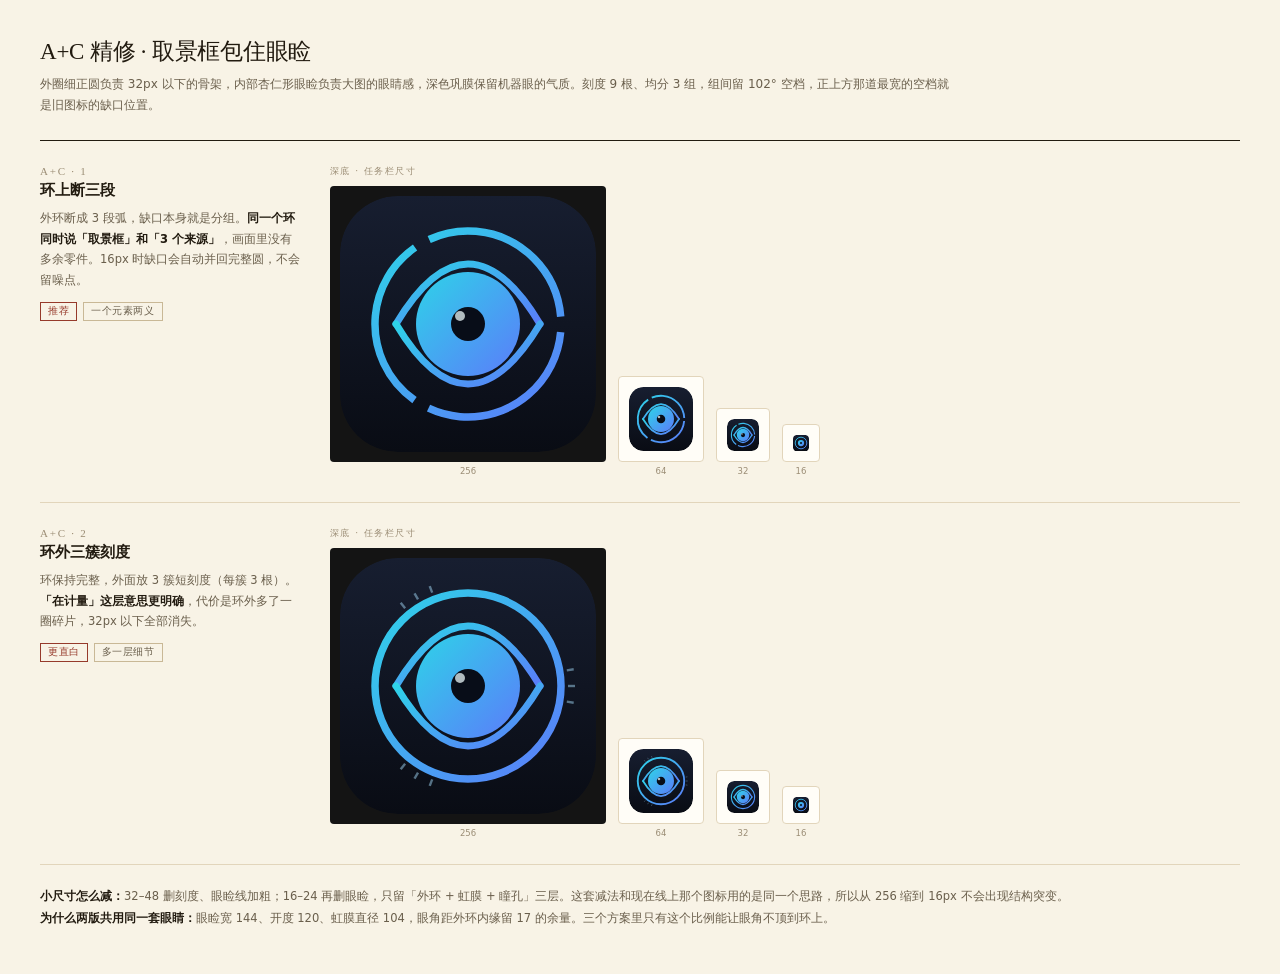
<file: design/eye-ac.html>
<!DOCTYPE html>
<html lang="zh-CN">
<head>
<meta charset="utf-8">
<title>TokenWatch · A+C 精修</title>
<style>
  *{box-sizing:border-box;margin:0;padding:0}
  body{
    background:#F8F3E6;color:#221B10;
    font-family:"Segoe UI","Microsoft YaHei","PingFang SC",system-ui,sans-serif;
    padding:36px 40px 44px;-webkit-font-smoothing:antialiased;
  }
  h1{font-family:Georgia,"Songti SC",serif;font-size:23px;font-weight:400;letter-spacing:-.01em}
  .sub{font-size:12px;color:#6A5F4C;margin-top:7px;line-height:1.75;max-width:920px}
  .wrap{margin-top:24px;border-top:1.5px solid #221B10}
  .v{display:grid;grid-template-columns:262px 1fr;gap:28px;padding:24px 0 26px;
     border-bottom:1px solid #E2D5BB;align-items:start}
  .v .code{font-family:Georgia,serif;font-size:11px;letter-spacing:.16em;color:#9A8C74}
  .v .nm{font-size:15px;font-weight:600;margin-top:4px}
  .v .ds{font-size:11.5px;color:#6A5F4C;line-height:1.8;margin-top:8px}
  .v .ds b{color:#221B10}
  .tags{display:flex;gap:6px;margin-top:11px;flex-wrap:wrap}
  .tag{font-size:9.5px;letter-spacing:.06em;padding:2px 7px;border:1px solid #C9B896;color:#6A5F4C}
  .tag.hot{border-color:#963A2B;color:#963A2B}
  .stage{display:flex;gap:30px;align-items:flex-start;flex-wrap:wrap}
  .grp{display:flex;flex-direction:column;gap:8px}
  .grp .lb{font-size:9px;letter-spacing:.16em;text-transform:uppercase;color:#9A8C74}
  .row{display:flex;gap:12px;align-items:flex-end}
  .cell{display:flex;flex-direction:column;align-items:center;gap:4px}
  .cell small{font-size:8.5px;color:#9A8C74}
  .pad{padding:10px;border-radius:4px;background:#141414}
  .pad.l{background:#FFFDF7;border:1px solid #E2D5BB}
  .tile{border-radius:22.5%;overflow:hidden;display:block}
  .tile svg{display:block}
  .note{margin-top:20px;font-size:11.5px;color:#6A5F4C;line-height:1.95}
  .note b{color:#221B10}
</style>
</head>
<body>
<h1>A+C 精修 · 取景框包住眼睑</h1>
<p class="sub">外圈细正圆负责 32px 以下的骨架，内部杏仁形眼睑负责大图的眼睛感，深色巩膜保留机器眼的气质。刻度 9 根、均分 3 组，组间留 102° 空档，正上方那道最宽的空档就是旧图标的缺口位置。</p>

<div class="wrap" id="wrap"></div>

<p class="note">
  <b>小尺寸怎么减：</b>32–48 删刻度、眼睑线加粗；16–24 再删眼睑，只留「外环 + 虹膜 + 瞳孔」三层。这套减法和现在线上那个图标用的是同一个思路，所以从 256 缩到 16px 不会出现结构突变。<br>
  <b>为什么两版共用同一套眼睛：</b>眼睑宽 144、开度 120、虹膜直径 104，眼角距外环内缘留 17 的余量。三个方案里只有这个比例能让眼角不顶到环上。
</p>

<script>
const V = {
  seg: {
    code:'A+C · 1', nm:'环上断三段', tags:['推荐','一个元素两义'], mode:'seg',
    ds:'外环断成 3 段弧，缺口本身就是分组。<b>同一个环同时说「取景框」和「3 个来源」</b>，画面里没有多余零件。16px 时缺口会自动并回完整圆，不会留噪点。'
  },
  tick: {
    code:'A+C · 2', nm:'环外三簇刻度', tags:['更直白','多一层细节'], mode:'tick',
    ds:'环保持完整，外面放 3 簇短刻度（每簇 3 根）。<b>「在计量」这层意思更明确</b>，代价是环外多了一圈碎片，32px 以下全部消失。'
  }
};

const groups = (() => {
  const out = [];
  for (let g = 0; g < 3; g++) {
    const base = g * 120;
    for (let k = -1; k <= 1; k++) out.push(base + k * 9);
  }
  return out;
})();

function draw(small, tiny, mode){
  const ringW = tiny ? 14 : small ? 9 : 7.5;
  const lidW  = small ? 11 : 7;
  const irisR = tiny ? 50 : small ? 50 : 52;
  const pupilR = tiny ? 16 : 17;

  // 三组的两种说法：环上断 3 段（seg），或环外 3 簇短刻度（tick）
  const ticks = (mode === 'tick' && !small && !tiny) ? groups.map(a => {
    const r = a * Math.PI / 180, ri = 100, ro = 107;
    return `<line x1="${(128+ri*Math.cos(r)).toFixed(1)}" y1="${(128+ri*Math.sin(r)).toFixed(1)}"
      x2="${(128+ro*Math.cos(r)).toFixed(1)}" y2="${(128+ro*Math.sin(r)).toFixed(1)}"
      stroke="#9FD4F2" stroke-width="2.4" opacity=".5" stroke-linecap="butt"/>`;
  }).join('') : '';

  // 环：seg 模式下断成 3 段，每段 110°，缺口 10°；小尺寸缺口消失，自动回到完整圆
  const ring = (mode === 'seg' && !tiny)
    ? `<circle cx="128" cy="128" r="93" fill="none" stroke="url(#ga)" stroke-width="${ringW}"
        stroke-dasharray="178.5 16.2" transform="rotate(5 128 128)"/>`
    : `<circle cx="128" cy="128" r="93" fill="none" stroke="url(#ga)" stroke-width="${ringW}"/>`;

  // 杏仁眼睑：二次贝塞尔，宽 144、开度 120，眼角离正圆留 17 的余量
  const lidPath = 'M56 128 Q128 8 200 128 Q128 248 56 128 Z';
  const lid = tiny ? '' : `
    <path d="M56 128 Q128 8 200 128" fill="none" stroke="url(#ga)" stroke-width="${lidW}" stroke-linecap="round"/>
    <path d="M56 128 Q128 248 200 128" fill="none" stroke="url(#ga)" stroke-width="${lidW}" stroke-linecap="round"/>`;

  const clip = tiny ? '' : `<clipPath id="lid"><path d="${lidPath}"/></clipPath>`;
  const irisClip = tiny ? '' : ' clip-path="url(#lid)"';

  return `<defs>${clip}</defs>
    ${ticks}
    ${ring}
    <circle cx="128" cy="128" r="${irisR}" fill="url(#gb)"${irisClip}/>
    ${lid}
    <circle cx="128" cy="128" r="${pupilR}" fill="#080D18"/>
    ${tiny ? '' : `<circle cx="120" cy="120" r="${small?6:5}" fill="#F2FEFF" opacity=".72"/>`}`;
}

const sizes = [256, 64, 32, 16];
document.getElementById('wrap').innerHTML = ['seg','tick'].map(id => {
  const v = V[id];
  const mk = () => sizes.map(s => {
    const sfx = id + s;
    const tiny = s <= 24, small = s <= 48;
    const body = draw(small, tiny, v.mode)
      .replace(/#ga\b/g, '#ga' + sfx)
      .replace(/#gb\b/g, '#gb' + sfx)
      .replace(/url\(#lid\)/g, 'url(#lid' + sfx + ')')
      .replace(/id="lid"/g, 'id="lid' + sfx + '"');
    return `<div class="cell"><div class="pad ${s===256?'':'l'}"><div class="tile">
      <svg width="${s}" height="${s}" viewBox="0 0 256 256">
        <defs>
          <linearGradient id="ga${sfx}" x1="0" y1="0" x2="1" y2="1">
            <stop offset="0" stop-color="#2ED3E8"/><stop offset="1" stop-color="#5B7CFA"/></linearGradient>
          <linearGradient id="gb${sfx}" x1="0" y1="0" x2="1" y2="1">
            <stop offset="0" stop-color="#2ED3E8"/><stop offset="1" stop-color="#5B7CFA"/></linearGradient>
          <linearGradient id="gt${sfx}" x1="0" y1="0" x2="0" y2="1">
            <stop offset="0" stop-color="#171E30"/><stop offset="1" stop-color="#090C14"/></linearGradient>
        </defs>
        <rect width="256" height="256" rx="57.6" fill="url(#gt${sfx})"/>
        ${body}
      </svg></div></div><small>${s}</small></div>`;
  }).join('');
  return `<div class="v">
    <div>
      <div class="code">${v.code}</div>
      <div class="nm">${v.nm}</div>
      <div class="ds">${v.ds}</div>
      <div class="tags">${v.tags.map((t,i)=>`<span class="tag${i===0?' hot':''}">${t}</span>`).join('')}</div>
    </div>
    <div class="stage">
      <div class="grp"><div class="lb">深底 · 任务栏尺寸</div><div class="row">${mk()}</div></div>
    </div>
  </div>`;
}).join('');
</script>
</body>
</html>
</file>
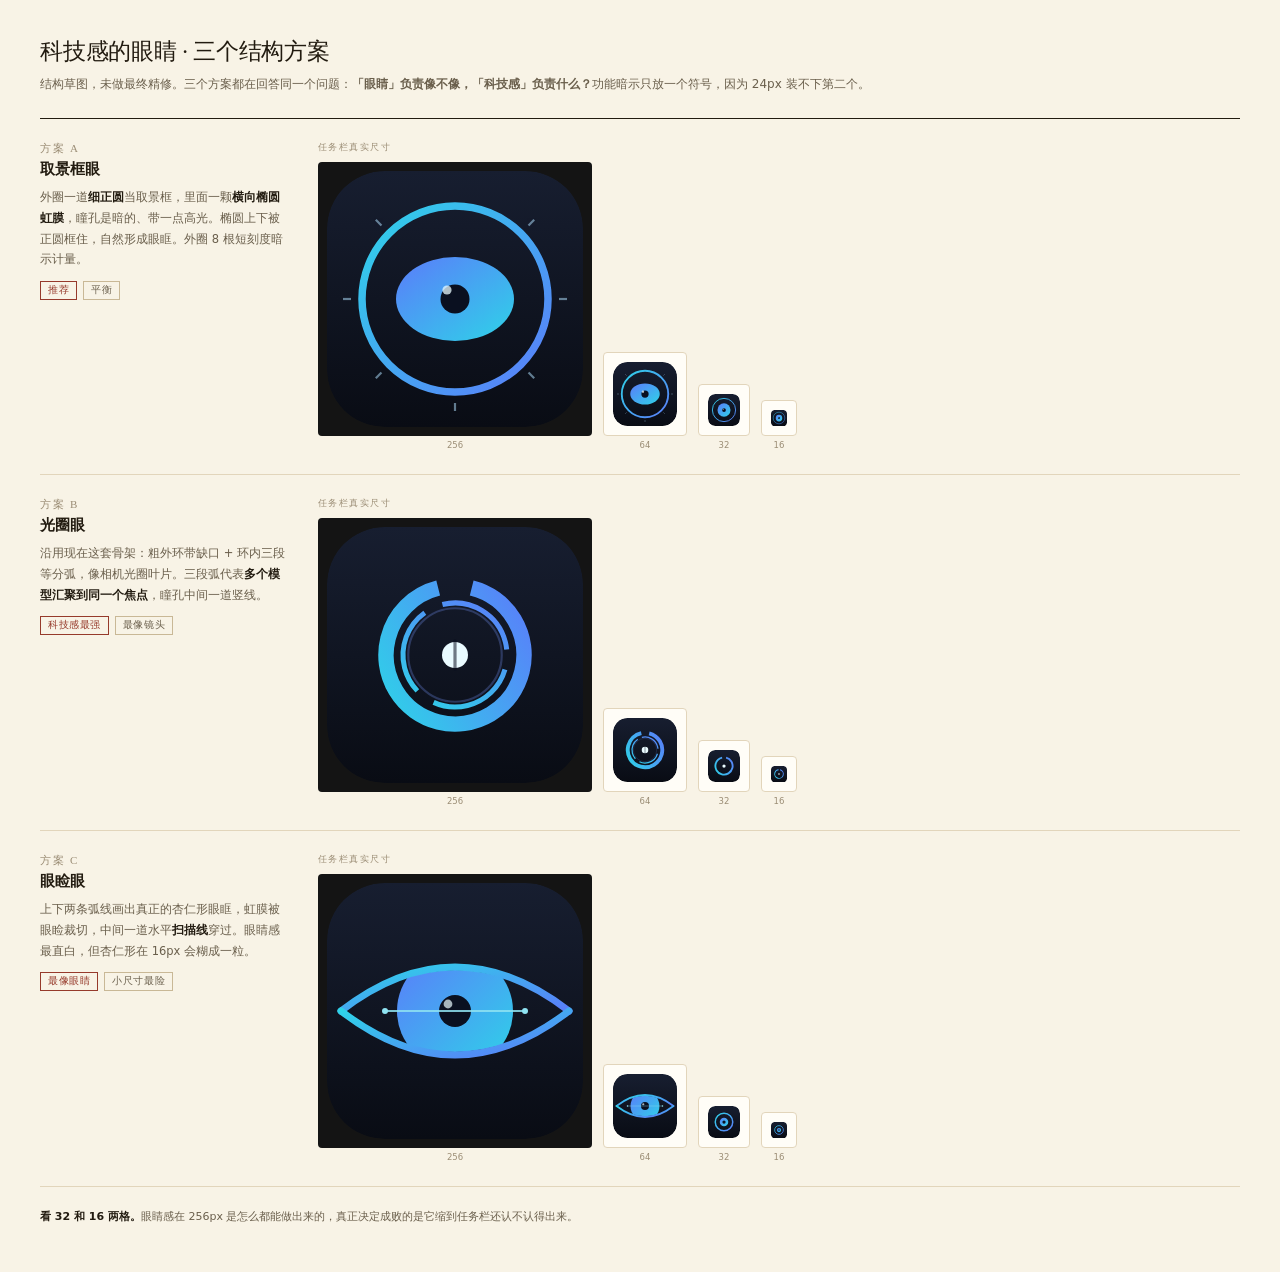
<file: design/eye-tech.html>
<!DOCTYPE html>
<html lang="zh-CN">
<head>
<meta charset="utf-8">
<title>TokenWatch · 科技感眼睛 三个结构方案</title>
<style>
  *{box-sizing:border-box;margin:0;padding:0}
  body{
    background:#F8F3E6;color:#221B10;
    font-family:"Segoe UI","Microsoft YaHei","PingFang SC",system-ui,sans-serif;
    padding:36px 40px 44px;-webkit-font-smoothing:antialiased;
  }
  h1{font-family:Georgia,"Songti SC",serif;font-size:23px;font-weight:400;letter-spacing:-.01em}
  .sub{font-size:12px;color:#6A5F4C;margin-top:7px;line-height:1.7;max-width:900px}
  .wrap{margin-top:24px;border-top:1.5px solid #221B10}
  .v{display:grid;grid-template-columns:250px 1fr;gap:28px;padding:22px 0 24px;
     border-bottom:1px solid #E2D5BB;align-items:start}
  .v .code{font-family:Georgia,serif;font-size:11px;letter-spacing:.16em;color:#9A8C74}
  .v .nm{font-size:15px;font-weight:600;margin-top:4px}
  .v .ds{font-size:11.5px;color:#6A5F4C;line-height:1.8;margin-top:8px}
  .v .ds b{color:#221B10}
  .tags{display:flex;gap:6px;margin-top:11px;flex-wrap:wrap}
  .tag{font-size:9.5px;letter-spacing:.06em;padding:2px 7px;border:1px solid #C9B896;color:#6A5F4C}
  .tag.hot{border-color:#963A2B;color:#963A2B}
  .stage{display:flex;gap:26px;align-items:flex-start}
  .grp{display:flex;flex-direction:column;gap:8px}
  .grp .lb{font-size:9px;letter-spacing:.16em;text-transform:uppercase;color:#9A8C74}
  .row{display:flex;gap:11px;align-items:flex-end}
  .cell{display:flex;flex-direction:column;align-items:center;gap:4px}
  .cell small{font-size:8.5px;color:#9A8C74}
  .pad{padding:9px;border-radius:4px;background:#141414}
  .pad.l{background:#FFFDF7;border:1px solid #E2D5BB}
  .tile{border-radius:22.5%;overflow:hidden;display:block}
  .tile svg{display:block}
  footer{margin-top:20px;font-size:11px;color:#6A5F4C;line-height:1.9}
  footer b{color:#221B10}
</style>
</head>
<body>
<h1>科技感的眼睛 · 三个结构方案</h1>
<p class="sub">结构草图，未做最终精修。三个方案都在回答同一个问题：<b>「眼睛」负责像不像，「科技感」负责什么？</b>功能暗示只放一个符号，因为 24px 装不下第二个。</p>

<div class="wrap" id="wrap"></div>

<footer><b>看 32 和 16 两格。</b>眼睛感在 256px 是怎么都能做出来的，真正决定成败的是它缩到任务栏还认不认得出来。</footer>

<script>
const V = {};

/* ---- A：取景框 + 横椭圆虹膜 ---- */
V.a = {
  code:'A', nm:'取景框眼', tags:['推荐','平衡'],
  ds:'外圈一道<b>细正圆</b>当取景框，里面一颗<b>横向椭圆虹膜</b>，瞳孔是暗的、带一点高光。椭圆上下被正圆框住，自然形成眼眶。外圈 8 根短刻度暗示计量。',
  tile:['#171E30','#090C14'], ring:['#2ED3E8','#5B7CFA'], iris:['#5B7CFA','#2ED3E8'],
  draw(s, small){
    const ticks = small ? '' : [0,45,90,135,180,225,270,315].filter(a=>a!==270).map(a=>{
      const r=a*Math.PI/180, ri=104, ro=112;
      return `<line x1="${128+ri*Math.cos(r)}" y1="${128+ri*Math.sin(r)}" x2="${128+ro*Math.cos(r)}" y2="${128+ro*Math.sin(r)}" stroke="#A9D8F5" stroke-width="2.2" opacity=".55"/>`;
    }).join('');
    const ry = small ? 54 : 42;
    return `<circle cx="128" cy="128" r="93" fill="none" stroke="url(#ga)" stroke-width="7.5"/>
      ${ticks}
      <ellipse cx="128" cy="128" rx="${small?52:59}" ry="${ry}" fill="url(#gb)"/>
      <circle cx="128" cy="128" r="${small?15:14.5}" fill="#0A1020"/>
      <circle cx="${small?122:120}" cy="${small?122:119}" r="${small?4:4.6}" fill="#EAFBFF" opacity=".75"/>`;
  }
};

/* ---- B：光圈眼（多段虹膜） ---- */
V.b = {
  code:'B', nm:'光圈眼', tags:['科技感最强','最像镜头'],
  ds:'沿用现在这套骨架：粗外环带缺口 + 环内三段等分弧，像相机光圈叶片。三段弧代表<b>多个模型汇聚到同一个焦点</b>，瞳孔中间一道竖线。',
  tile:['#171E30','#090C14'], ring:['#2ED3E8','#5B7CFA'], iris:['#2ED3E8','#5B7CFA'],
  draw(s, small){
    if (small) {
      return `<circle cx="128" cy="128" r="69" fill="none" stroke="url(#ga)" stroke-width="15" stroke-dasharray="399 34" transform="rotate(284 128 128)"/>
        <circle cx="128" cy="128" r="13" fill="#EAFBFF"/>`;
    }
    const per = 2*Math.PI*52, seg = per*(360/3 - 22)/360, gapLen = per*22/360;
    let arcs = '';
    for (let k=0;k<3;k++){
      arcs += `<circle cx="128" cy="128" r="52" fill="none" stroke="url(#gb)" stroke-width="5"
        stroke-dasharray="${seg.toFixed(1)} ${(per-seg).toFixed(1)}"
        stroke-dashoffset="${(-k*per/3).toFixed(1)}" transform="rotate(-104 128 128)"/>`;
    }
    return `<circle cx="128" cy="128" r="69" fill="none" stroke="url(#ga)" stroke-width="15.5" stroke-dasharray="399 34" transform="rotate(284 128 128)"/>
      <circle cx="128" cy="128" r="46.75" fill="none" stroke="rgba(120,150,255,.28)" stroke-width="2.2"/>
      ${arcs}
      <circle cx="128" cy="128" r="13" fill="#EAFBFF"/>
      <rect x="126.4" y="112" width="3.2" height="32" rx="1.6" fill="#0A1020" opacity=".55"/>`;
  }
};

/* ---- C：眼睑 + 扫描线 ---- */
V.c = {
  code:'C', nm:'眼睑眼', tags:['最像眼睛','小尺寸最险'],
  ds:'上下两条弧线画出真正的杏仁形眼眶，虹膜被眼睑裁切，中间一道水平<b>扫描线</b>穿过。眼睛感最直白，但杏仁形在 16px 会糊成一粒。',
  tile:['#171E30','#090C14'], ring:['#2ED3E8','#5B7CFA'], iris:['#5B7CFA','#2ED3E8'],
  draw(s, small){
    if (small) {
      return `<circle cx="128" cy="128" r="70" fill="none" stroke="url(#ga)" stroke-width="12"/>
        <circle cx="128" cy="128" r="34" fill="url(#gb)"/>
        <circle cx="128" cy="128" r="13" fill="#0A1020"/>`;
    }
    return `<defs><clipPath id="lidclip">
        <path d="M16 128 Q128 46 240 128 Q128 210 16 128 Z"/></clipPath></defs>
      <circle cx="128" cy="128" r="58" fill="url(#gb)" clip-path="url(#lidclip)"/>
      <circle cx="128" cy="128" r="16" fill="#0A1020"/>
      <circle cx="121" cy="121" r="4.4" fill="#EAFBFF" opacity=".7"/>
      <path d="M14 128 Q128 40 242 128" fill="none" stroke="url(#ga)" stroke-width="7" stroke-linecap="round"/>
      <path d="M14 128 Q128 216 242 128" fill="none" stroke="url(#ga)" stroke-width="7" stroke-linecap="round"/>
      <line x1="58" y1="128" x2="198" y2="128" stroke="#8FE3F2" stroke-width="1.8" opacity=".85"/>
      <circle cx="58" cy="128" r="3" fill="#8FE3F2"/><circle cx="198" cy="128" r="3" fill="#8FE3F2"/>`;
  }
};

const sizes = [256, 64, 32, 16];
document.getElementById('wrap').innerHTML = ['a','b','c'].map(id => {
  const v = V[id];
  const mk = () => sizes.map(s => {
    const small = s <= 32;
    const sfx = id + s;
    // 同页有多个 SVG，渐变 id 必须各自唯一，否则后画的会串色
    const body = v.draw(s, small)
      .replace(/#ga\b/g, '#ga' + sfx)
      .replace(/#gb\b/g, '#gb' + sfx)
      .replace(/lidclip/g, 'lidclip' + sfx);
    return `<div class="cell"><div class="pad ${s===256?'':'l'}"><div class="tile">
      <svg width="${s}" height="${s}" viewBox="0 0 256 256">
        <defs>
          <linearGradient id="ga${sfx}" x1="0" y1="0" x2="1" y2="1">
            <stop offset="0" stop-color="${v.ring[0]}"/><stop offset="1" stop-color="${v.ring[1]}"/></linearGradient>
          <linearGradient id="gb${sfx}" x1="0" y1="0" x2="1" y2="1">
            <stop offset="0" stop-color="${v.iris[0]}"/><stop offset="1" stop-color="${v.iris[1]}"/></linearGradient>
          <linearGradient id="g${sfx}" x1="0" y1="0" x2="0" y2="1">
            <stop offset="0" stop-color="${v.tile[0]}"/><stop offset="1" stop-color="${v.tile[1]}"/></linearGradient>
        </defs>
        <rect width="256" height="256" rx="57.6" fill="url(#g${sfx})"/>
        ${body}
      </svg></div></div><small>${s}</small></div>`;
  }).join('');
  return `<div class="v">
    <div>
      <div class="code">方案 ${v.code}</div>
      <div class="nm">${v.nm}</div>
      <div class="ds">${v.ds}</div>
      <div class="tags">${v.tags.map((t,i)=>`<span class="tag${i===0?' hot':''}">${t}</span>`).join('')}</div>
    </div>
    <div class="stage"><div class="grp"><div class="lb">任务栏真实尺寸</div><div class="row">${mk()}</div></div></div>
  </div>`;
}).join('');
</script>
</body>
</html>
</file>
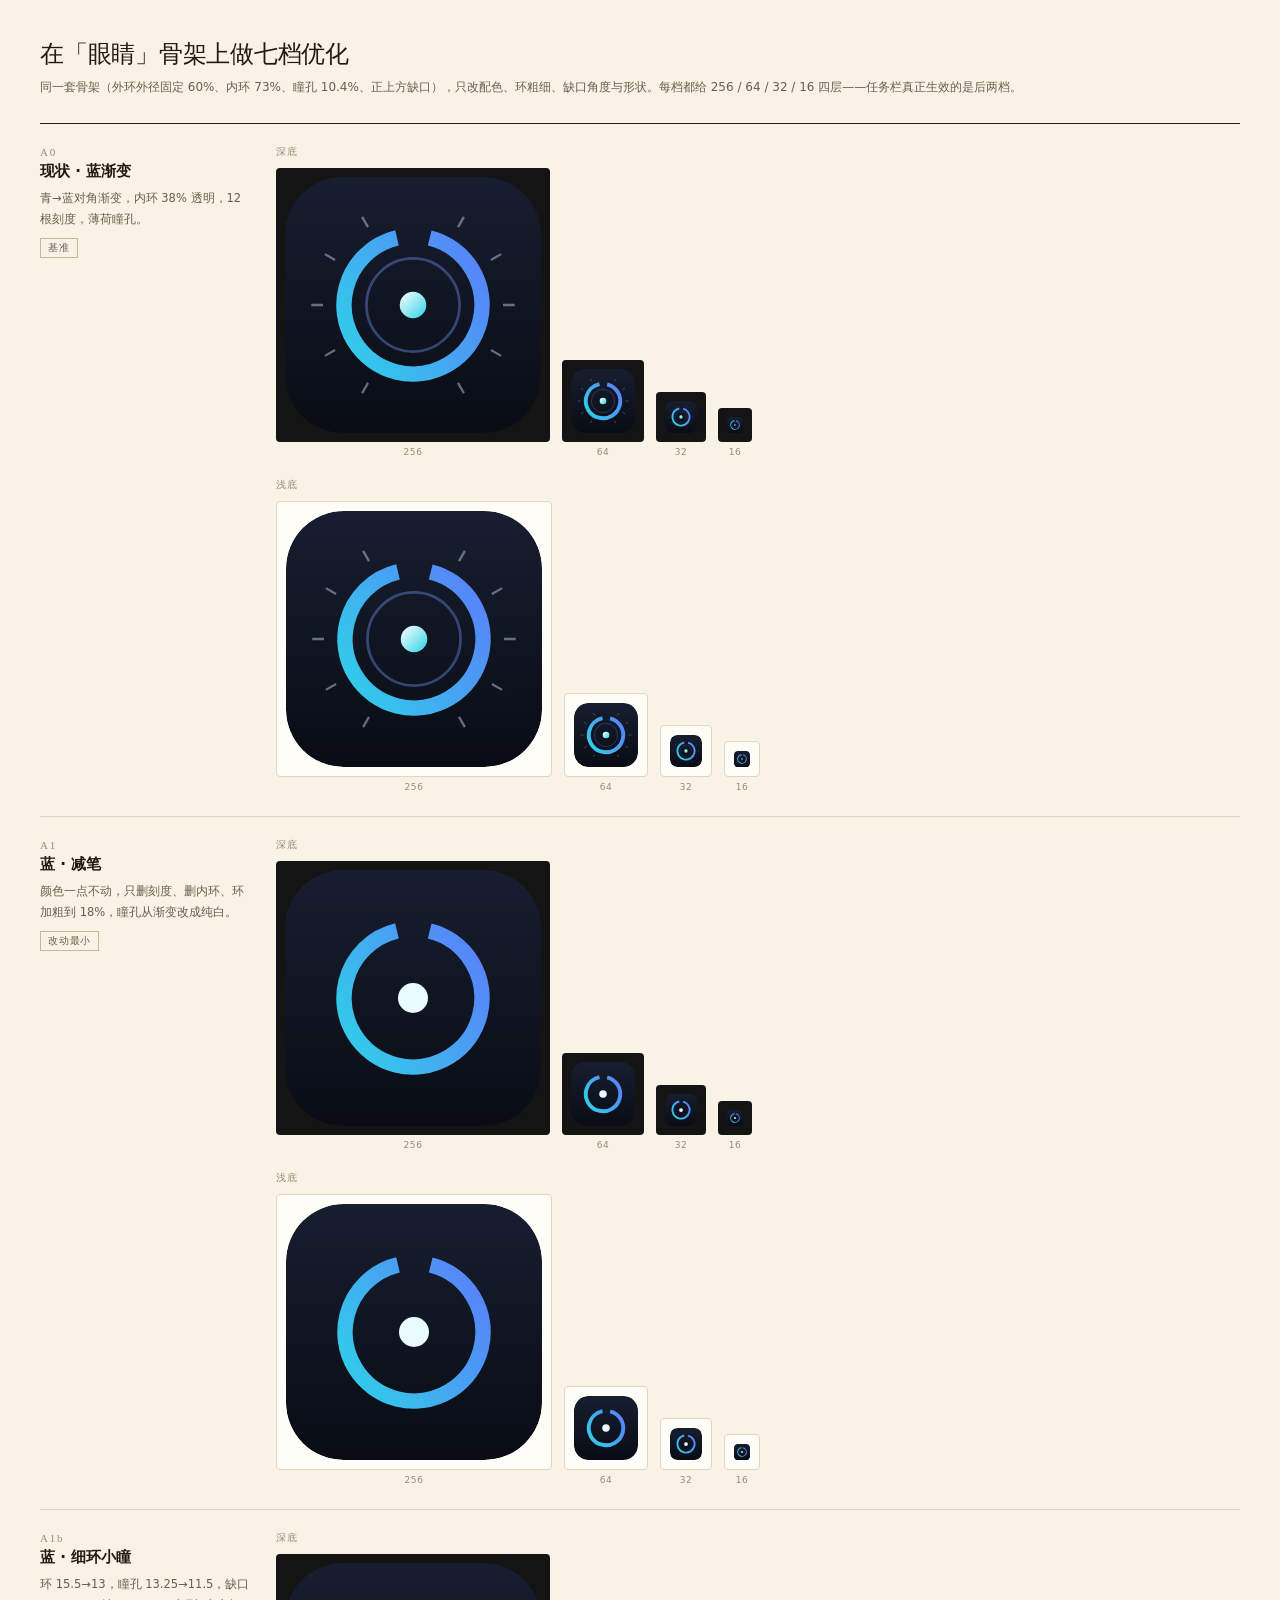
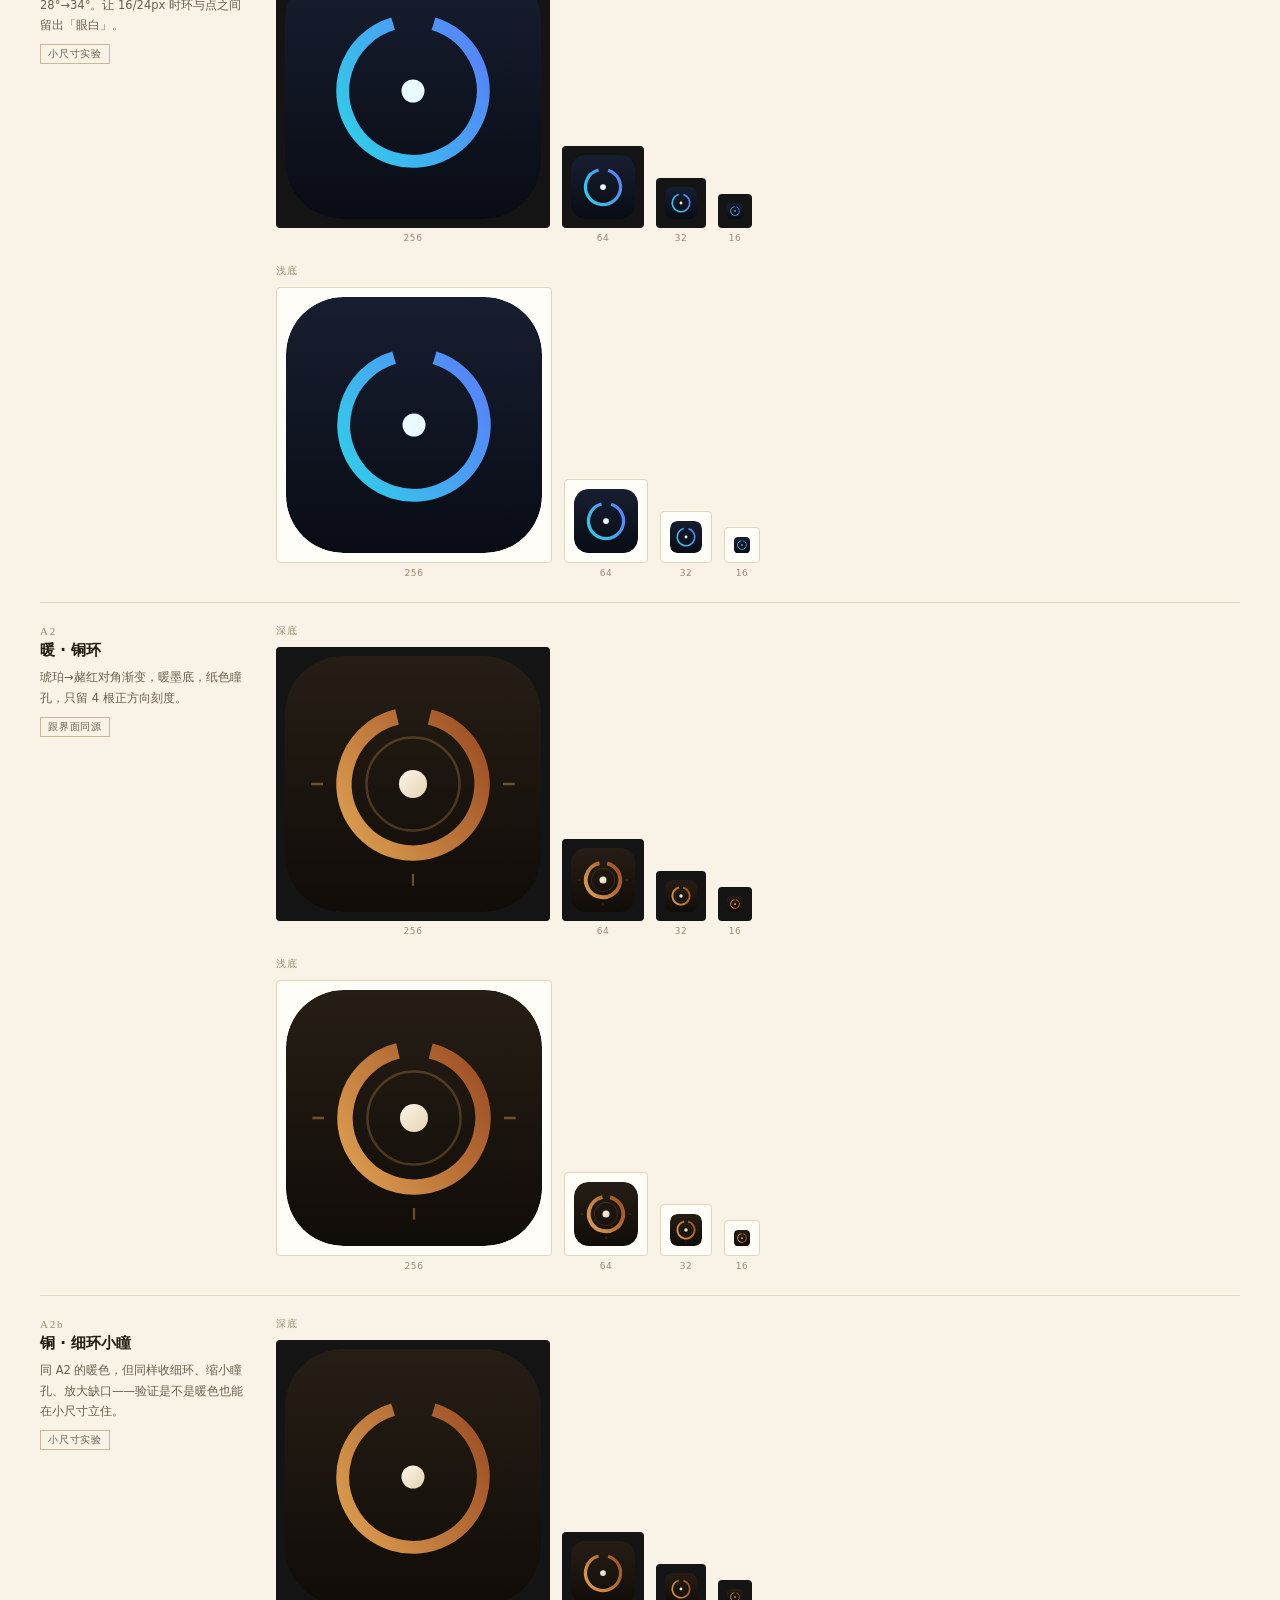
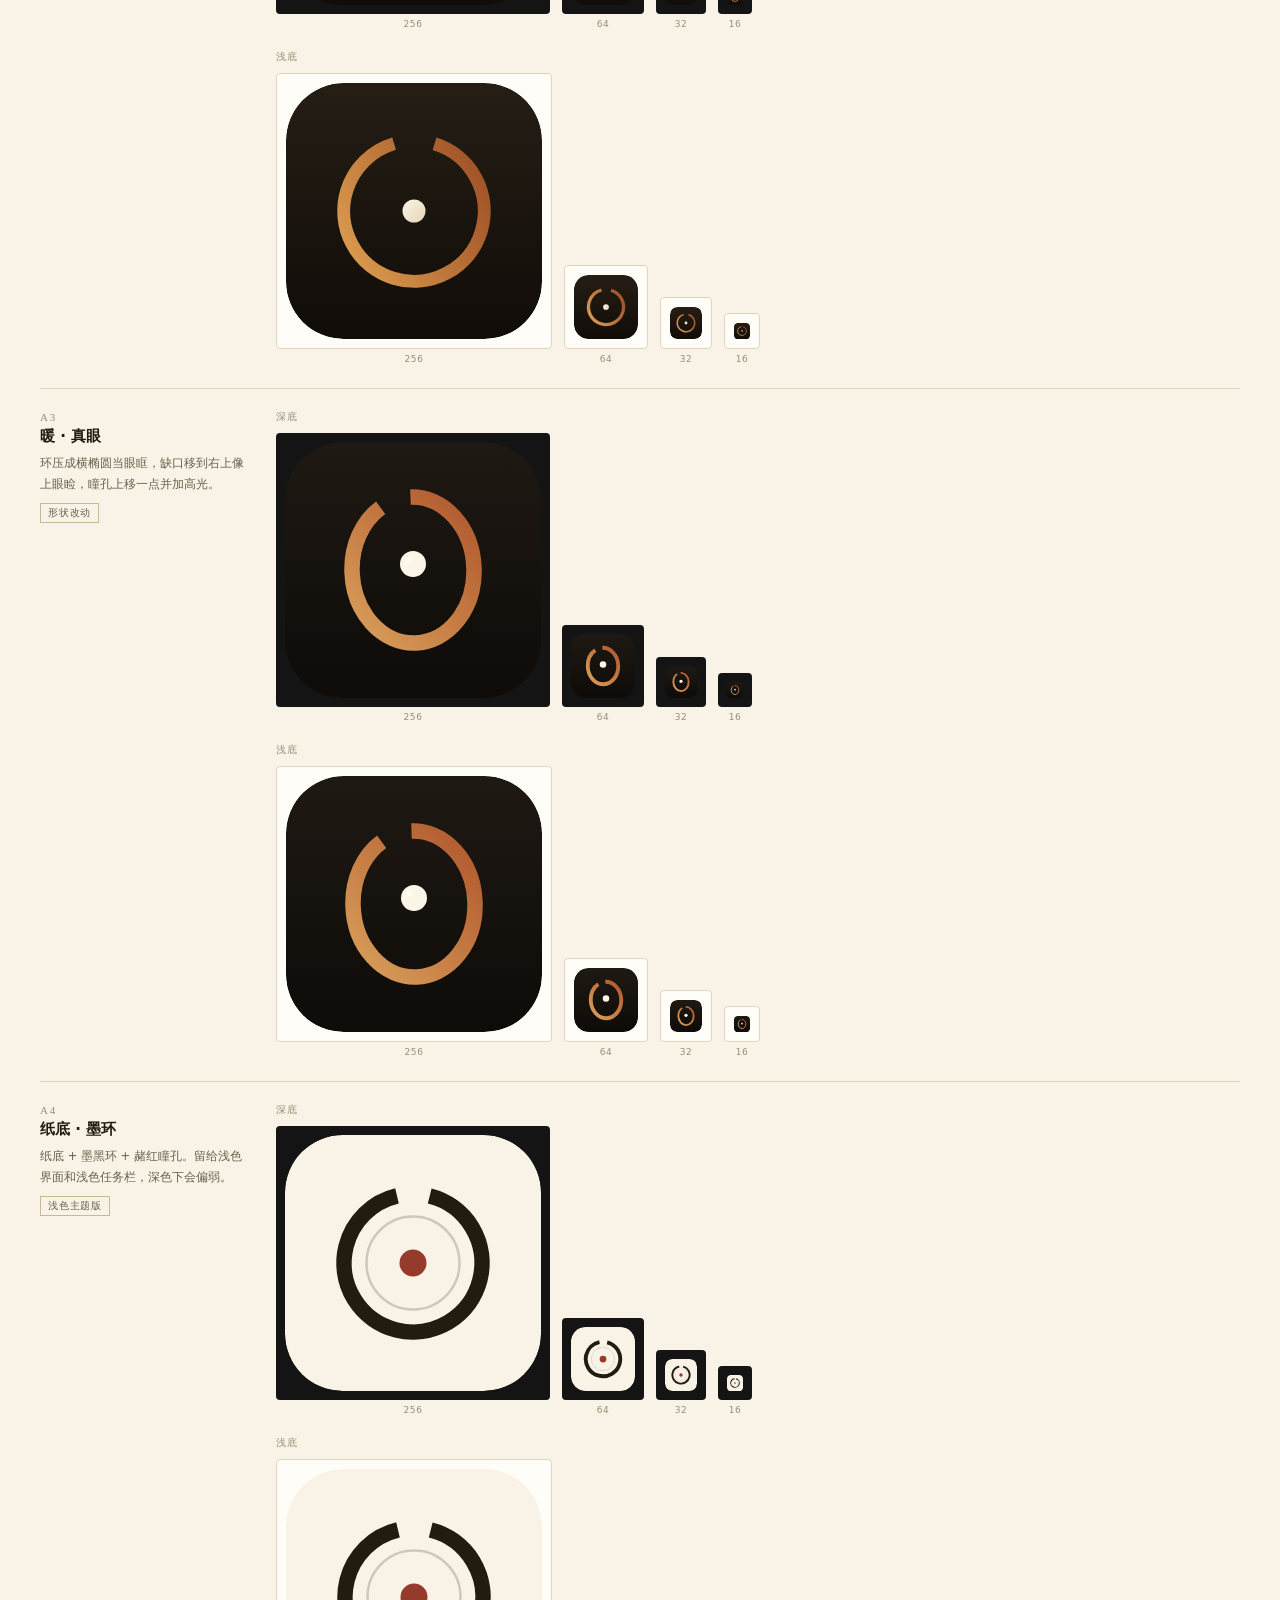
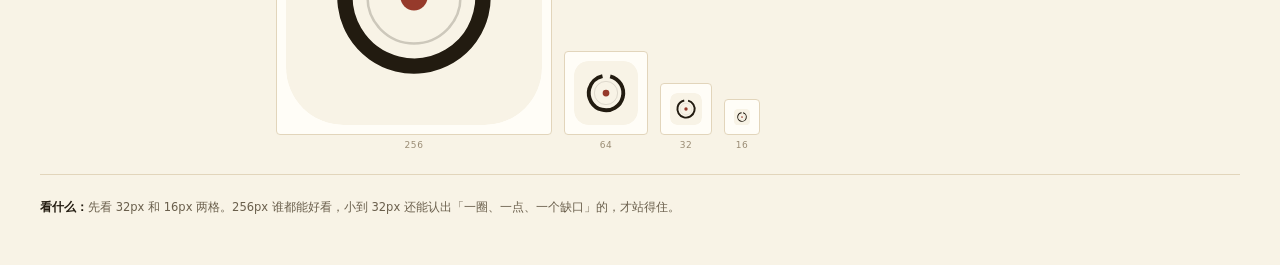
<file: design/eye.html>
<!DOCTYPE html>
<html lang="zh-CN">
<head>
<meta charset="utf-8">
<title>TokenWatch · 眼睛骨架优化方向</title>
<style>
  *{box-sizing:border-box;margin:0;padding:0}
  body{
    background:#F8F3E6;color:#221B10;
    font-family:"Segoe UI","Microsoft YaHei","PingFang SC",system-ui,sans-serif;
    padding:38px 40px 46px;
    -webkit-font-smoothing:antialiased;
  }
  h1{font-family:Georgia,"Songti SC",serif;font-size:24px;font-weight:400;letter-spacing:-.01em}
  .sub{font-size:12px;color:#6A5F4C;margin-top:7px;line-height:1.7}
  .wrap{margin-top:26px;border-top:1.5px solid #221B10}
  .v{
    display:grid;grid-template-columns:210px 1fr;gap:26px;
    padding:22px 0 24px;border-bottom:1px solid #E2D5BB;align-items:start;
  }
  .v .meta .code{font-family:Georgia,serif;font-size:11px;letter-spacing:.16em;color:#9A8C74}
  .v .meta .nm{font-size:15px;font-weight:600;margin-top:4px}
  .v .meta .ds{font-size:11.5px;color:#6A5F4C;line-height:1.75;margin-top:7px}
  .v .meta .tag{display:inline-block;margin-top:9px;font-size:10px;letter-spacing:.08em;
    padding:2px 7px;border:1px solid #C9B896;color:#6A5F4C}
  .stage{display:flex;gap:22px;align-items:flex-start;flex-wrap:wrap}
  .grp{display:flex;flex-direction:column;gap:9px}
  .grp .lb{font-size:9.5px;letter-spacing:.14em;text-transform:uppercase;color:#9A8C74}
  .row{display:flex;gap:12px;align-items:flex-end}
  .cell{display:flex;flex-direction:column;align-items:center;gap:5px}
  .cell small{font-size:9px;color:#9A8C74;letter-spacing:.06em}
  .pad{padding:9px;border-radius:4px}
  .pad.d{background:#141414}
  .pad.l{background:#FFFDF7;border:1px solid #E2D5BB}
  .tile{border-radius:22.5%;overflow:hidden;display:block}
  .tile svg{display:block}
  footer{margin-top:22px;font-size:11.5px;color:#6A5F4C;line-height:1.9}
  footer b{color:#221B10}
</style>
</head>
<body>
<h1>在「眼睛」骨架上做七档优化</h1>
<p class="sub">同一套骨架（外环外径固定 60%、内环 73%、瞳孔 10.4%、正上方缺口），只改配色、环粗细、缺口角度与形状。每档都给 256 / 64 / 32 / 16 四层——任务栏真正生效的是后两档。</p>

<div class="wrap" id="wrap"></div>

<footer>
  <b>看什么：</b>先看 32px 和 16px 两格。256px 谁都能好看，小到 32px 还能认出「一圈、一点、一个缺口」的，才站得住。
</footer>

<script>
const NS = 'http://www.w3.org/2000/svg';
const PAD = 51.25, W = 15.5, R = 276/4;        // 环中线半径（256 空间）
const C = 2 * Math.PI * R;

const V = {
  a0: {
    code:'A0', nm:'现状 · 蓝渐变', tag:'基准',
    ds:'青→蓝对角渐变，内环 38% 透明，12 根刻度，薄荷瞳孔。',
    tile:['#171E30','#090C14'], tileRot:90,
    ring:['#2ED3E8','#5B7CFA'], ringRot:[0,0,256,256],
    inner:'rgba(120,150,255,.38)', innerW:2.75,
    tick:'rgba(205,220,255,.45)', ticks:'all',
    pupil:['#FFFFFF','#2ED3E8'], pr:13.25, dy:0
  },
  a1: {
    code:'A1', nm:'蓝 · 减笔', tag:'改动最小',
    ds:'颜色一点不动，只删刻度、删内环、环加粗到 18%，瞳孔从渐变改成纯白。',
    tile:['#171E30','#090C14'], tileRot:90,
    ring:['#2ED3E8','#5B7CFA'], ringRot:[0,0,256,256],
    inner:null, innerW:0,
    tick:null, ticks:'none',
    pupil:'#EAFBFF', pr:15, dy:0
  },
  a2: {
    code:'A2', nm:'暖 · 铜环', tag:'跟界面同源',
    ds:'琥珀→赭红对角渐变，暖墨底，纸色瞳孔，只留 4 根正方向刻度。',
    tile:['#261E15','#100C08'], tileRot:90,
    ring:['#E0A252','#9A4A22'], ringRot:[0,0,256,256],
    inner:'rgba(224,162,82,.26)', innerW:2.5,
    tick:'rgba(224,162,82,.42)', ticks:'cardinal',
    pupil:['#FBF5E7','#E6D4B4'], pr:14, dy:0
  },
  a3: {
    code:'A3', nm:'暖 · 真眼', tag:'形状改动',
    ds:'环压成横椭圆当眼眶，缺口移到右上像上眼睑，瞳孔上移一点并加高光。',
    tile:['#1E1913','#0E0B08'], tileRot:90,
    ellipse:[73,61], gapShift:-16,
    ring:['#D9A05B','#B0562C'], ringRot:[0,0,256,256],
    inner:null, innerW:0,
    tick:null, ticks:'none',
    pupil:'#FBF5E7', pr:13, dy:-6, glint:true
  },
  a5: {
    code:'A1b', nm:'蓝 · 细环小瞳', tag:'小尺寸实验',
    ds:'环 15.5→13，瞳孔 13.25→11.5，缺口 28°→34°。让 16/24px 时环与点之间留出「眼白」。',
    tile:['#171E30','#090C14'], tileRot:90,
    ring:['#2ED3E8','#5B7CFA'], ringRot:[0,0,256,256], w:13, gap:34,
    inner:null, innerW:0,
    tick:null, ticks:'none',
    pupil:'#EAFBFF', pr:11.5, dy:0
  },
  a6: {
    code:'A2b', nm:'铜 · 细环小瞳', tag:'小尺寸实验',
    ds:'同 A2 的暖色，但同样收细环、缩小瞳孔、放大缺口——验证是不是暖色也能在小尺寸立住。',
    tile:['#261E15','#100C08'], tileRot:90,
    ring:['#E0A252','#9A4A22'], ringRot:[0,0,256,256], w:13, gap:34,
    inner:null, innerW:0,
    tick:null, ticks:'none',
    pupil:['#FBF5E7','#E6D4B4'], pr:11.5, dy:0
  },
  a4: {
    code:'A4', nm:'纸底 · 墨环', tag:'浅色主题版',
    ds:'纸底 + 墨黑环 + 赭红瞳孔。留给浅色界面和浅色任务栏，深色下会偏弱。',
    tile:'#F8F3E6',
    ring:'#221B10', ringRot:null,
    inner:'rgba(34,27,16,.20)', innerW:2.5,
    tick:null, ticks:'none',
    pupil:'#963A2B', pr:13.5, dy:0
  }
};

function svg(id, size){
  const v = V[id];
  const u = 'g' + id + size;
  const w = v.w || W;
  const gapDeg = v.gap || 28;
  const Rm = 76.75 - w/2;                        // 外径固定，环粗变化时中线内收
  const rx = v.ellipse ? v.ellipse[0] : Rm;
  const ry = v.ellipse ? v.ellipse[1] : Rm;
  const per = Math.PI * (rx + ry) * (1 + 3*Math.pow((rx-ry)/(rx+ry),2) / (10 + Math.sqrt(4 - 3*Math.pow((rx-ry)/(rx+ry),2))));
  const arc = per * (360-gapDeg)/360, gapLen = per * gapDeg/360;
  const startRot = 270 + gapDeg/2 + (v.gapShift || 0);

  let defs = '', tileFill = v.tile;
  if (Array.isArray(v.tile)) {
    defs += `<linearGradient id="${u}t" x1="0" y1="0" x2="0" y2="1">
      <stop offset="0" stop-color="${v.tile[0]}"/><stop offset="1" stop-color="${v.tile[1]}"/></linearGradient>`;
    tileFill = `url(#${u}t)`;
  }
  const ringFill = Array.isArray(v.ring) ? `url(#${u}r)` : v.ring;
  if (Array.isArray(v.ring)) {
    defs += `<linearGradient id="${u}r" x1="0" y1="0" x2="1" y2="1">
      <stop offset="0" stop-color="${v.ring[0]}"/><stop offset="1" stop-color="${v.ring[1]}"/></linearGradient>`;
  }
  let pupilFill = v.pupil;
  if (Array.isArray(v.pupil)) {
    defs += `<linearGradient id="${u}p" x1="0" y1="0" x2="1" y2="1">
      <stop offset="0" stop-color="${v.pupil[0]}"/><stop offset="1" stop-color="${v.pupil[1]}"/></linearGradient>`;
    pupilFill = `url(#${u}p)`;
  }

  let ticks = '';
  if (v.ticks !== 'none') {
    const angs = v.ticks === 'cardinal' ? [0,90,180] : [0,30,60,120,150,180,210,240,300,330];
    ticks = angs.map(a => {
      const rad = a * Math.PI/180, ri = 90, ro = 101.75;
      return `<line x1="${128+ri*Math.cos(rad)}" y1="${128+ri*Math.sin(rad)}"
        x2="${128+ro*Math.cos(rad)}" y2="${128+ro*Math.sin(rad)}"
        stroke="${v.tick}" stroke-width="2.3" stroke-linecap="butt"/>`;
    }).join('');
  }

  const inner = v.inner ? `<ellipse cx="128" cy="128" rx="${R*0.674}" ry="${R*0.674}"
      fill="none" stroke="${v.inner}" stroke-width="${v.innerW}"/>` : '';

  const glint = v.glint ? `<circle cx="${128-4.4}" cy="${128+(v.dy||0)-4.4}" r="3.1" fill="#FFFDF5" opacity=".85"/>` : '';

  return `<svg width="${size}" height="${size}" viewBox="0 0 256 256">
    <defs>${defs}</defs>
    <rect width="256" height="256" rx="57.6" fill="${tileFill}"/>
    ${ticks}${inner}
    <ellipse cx="128" cy="128" rx="${rx}" ry="${ry}" fill="none"
      stroke="${ringFill}" stroke-width="${w}"
      stroke-dasharray="${arc.toFixed(2)} ${gapLen.toFixed(2)}"
      transform="rotate(${startRot} 128 128)"/>
    <circle cx="128" cy="${128+(v.dy||0)}" r="${v.pr}" fill="${pupilFill}"/>
    ${glint}
  </svg>`;
}

const sizes = [256, 64, 32, 16];
const ORDER = ['a0','a1','a5','a2','a6','a3','a4'];
document.getElementById('wrap').innerHTML = ORDER.map(id => {
  const v = V[id];
  const mk = (cls) => sizes.map(s =>
    `<div class="cell"><div class="pad ${cls}"><div class="tile">${svg(id, s)}</div></div><small>${s}</small></div>`
  ).join('');
  return `<div class="v">
    <div class="meta">
      <div class="code">${v.code}</div>
      <div class="nm">${v.nm}</div>
      <div class="ds">${v.ds}</div>
      <div class="tag">${v.tag}</div>
    </div>
    <div class="stage">
      <div class="grp"><div class="lb">深底</div><div class="row">${mk('d')}</div></div>
      <div class="grp"><div class="lb">浅底</div><div class="row">${mk('l')}</div></div>
    </div>
  </div>`;
}).join('');
</script>
</body>
</html>
</file>
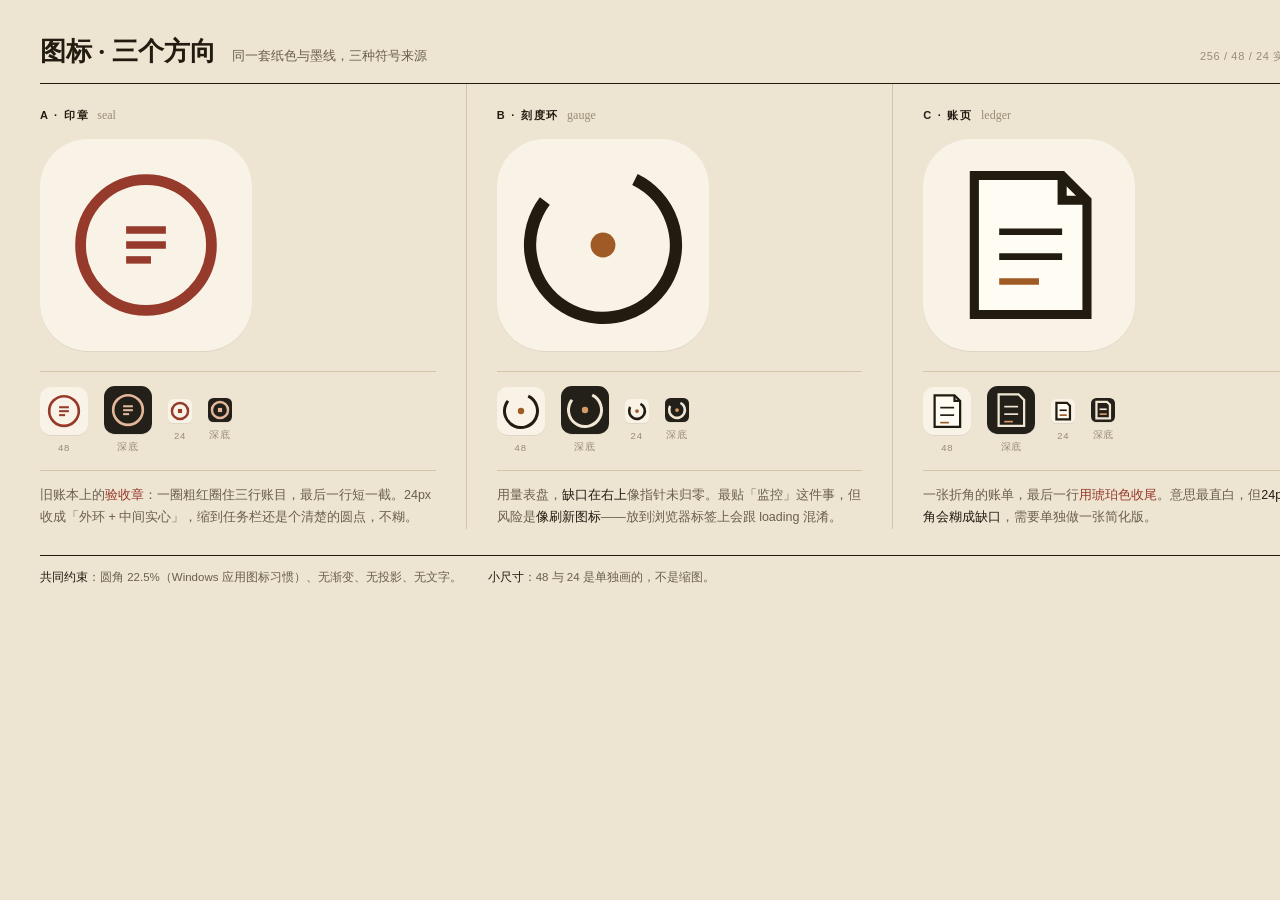
<file: design/icons.html>
<!DOCTYPE html>
<html lang="zh-CN">
<head>
<meta charset="utf-8">
<title>TokenWatch · 图标方向</title>
<style>
  *{box-sizing:border-box;margin:0;padding:0}
  body{
    width:1360px;background:#EDE4D2;font-family:"Segoe UI","Microsoft YaHei","PingFang SC",sans-serif;
    color:#221B10;padding:34px 40px 30px;
  }
  .top{display:flex;align-items:baseline;gap:16px;border-bottom:1.5px solid #221B10;padding-bottom:14px}
  .top h1{font-family:Georgia,"Times New Roman","Songti SC",serif;font-size:26px;font-weight:600}
  .top p{font-size:12.5px;color:#6A5F4C}
  .top .r{margin-left:auto;font-size:11px;color:#9A8C74;letter-spacing:.06em}

  .grid{display:grid;grid-template-columns:repeat(3,1fr);gap:0;margin-top:0}
  .col{padding:24px 30px 0 0;border-right:1px solid #D3C5A9}
  .col:last-child{border-right:0;padding-right:0}
  .col + .col{padding-left:30px}

  .lbl{display:flex;align-items:baseline;gap:8px;margin-bottom:16px}
  .lbl b{font-size:11px;letter-spacing:.16em;text-transform:uppercase;font-weight:600}
  .lbl span{font-family:Georgia,"Times New Roman",serif;font-size:12px;color:#9A8C74}

  .big{display:flex;align-items:flex-end;gap:14px;margin-bottom:20px}
  .tile{
    display:flex;align-items:center;justify-content:center;
    background:#F8F3E6;border-radius:22.5%;box-shadow:0 1px 0 rgba(0,0,0,.06);
  }
  .tile.ink{background:#23201A}

  .sizes{display:flex;align-items:center;gap:16px;padding:14px 0 16px;border-top:1px solid #D3C5A9;border-bottom:1px solid #D3C5A9}
  .s{display:flex;flex-direction:column;align-items:center;gap:7px}
  .s small{font-size:9.5px;color:#9A8C74;letter-spacing:.08em}

  .why{font-size:12.5px;color:#6A5F4C;line-height:1.75;padding-top:14px}
  .why b{color:#221B10;font-weight:500}
  .why em{font-style:normal;color:#963A2B}

  .foot{margin-top:26px;padding-top:14px;border-top:1.5px solid #221B10;display:flex;gap:26px;font-size:11.5px;color:#6A5F4C}
  .foot b{color:#221B10;font-weight:500}
</style>
</head>
<body>

<div class="top">
  <h1>图标 · 三个方向</h1>
  <p>同一套纸色与墨线，三种符号来源</p>
  <div class="r">256 / 48 / 24 实际像素</div>
</div>

<div class="grid">

  <!-- A 印章 -->
  <div class="col">
    <div class="lbl"><b>A · 印章</b><span>seal</span></div>
    <div class="big">
      <div class="tile" style="width:212px;height:212px">
        <svg width="212" height="212" viewBox="0 0 256 256">
          <circle cx="128" cy="128" r="79" fill="none" stroke="#963A2B" stroke-width="13"/>
          <line x1="104" y1="110" x2="152" y2="110" stroke="#963A2B" stroke-width="9"/>
          <line x1="104" y1="128" x2="152" y2="128" stroke="#963A2B" stroke-width="9"/>
          <line x1="104" y1="146" x2="134" y2="146" stroke="#963A2B" stroke-width="9"/>
        </svg>
      </div>
    </div>
    <div class="sizes">
      <div class="s"><div class="tile" style="width:48px;height:48px">
        <svg width="48" height="48" viewBox="0 0 256 256">
          <circle cx="128" cy="128" r="79" fill="none" stroke="#963A2B" stroke-width="14"/>
          <line x1="102" y1="108" x2="154" y2="108" stroke="#963A2B" stroke-width="11"/>
          <line x1="102" y1="129" x2="154" y2="129" stroke="#963A2B" stroke-width="11"/>
          <line x1="102" y1="150" x2="134" y2="150" stroke="#963A2B" stroke-width="11"/>
        </svg></div><small>48</small></div>
      <div class="s"><div class="tile ink" style="width:48px;height:48px">
        <svg width="48" height="48" viewBox="0 0 256 256">
          <circle cx="128" cy="128" r="79" fill="none" stroke="#E4B79A" stroke-width="14"/>
          <line x1="102" y1="108" x2="154" y2="108" stroke="#E4B79A" stroke-width="11"/>
          <line x1="102" y1="129" x2="154" y2="129" stroke="#E4B79A" stroke-width="11"/>
          <line x1="102" y1="150" x2="134" y2="150" stroke="#E4B79A" stroke-width="11"/>
        </svg></div><small>深底</small></div>
      <div class="s"><div class="tile" style="width:24px;height:24px">
        <svg width="24" height="24" viewBox="0 0 256 256">
          <circle cx="128" cy="128" r="86" fill="none" stroke="#963A2B" stroke-width="26"/>
          <rect x="106" y="106" width="44" height="44" fill="#963A2B"/>
        </svg></div><small>24</small></div>
      <div class="s"><div class="tile ink" style="width:24px;height:24px">
        <svg width="24" height="24" viewBox="0 0 256 256">
          <circle cx="128" cy="128" r="86" fill="none" stroke="#E4B79A" stroke-width="26"/>
          <rect x="106" y="106" width="44" height="44" fill="#E4B79A"/>
        </svg></div><small>深底</small></div>
    </div>
    <p class="why">旧账本上的<em>验收章</em>：一圈粗红圈住三行账目，最后一行短一截。24px 收成「外环 + 中间实心」，缩到任务栏还是个清楚的圆点，不糊。</p>
  </div>

  <!-- B 刻度环 -->
  <div class="col">
    <div class="lbl"><b>B · 刻度环</b><span>gauge</span></div>
    <div class="big">
      <div class="tile" style="width:212px;height:212px">
        <svg width="212" height="212" viewBox="0 0 256 256">
          <circle cx="128" cy="128" r="88" fill="none" stroke="#221B10" stroke-width="15"
                  stroke-dasharray="431 122" stroke-linecap="butt" transform="rotate(-64 128 128)"/>
          <circle cx="128" cy="128" r="15" fill="#A05A26"/>
        </svg>
      </div>
    </div>
    <div class="sizes">
      <div class="s"><div class="tile" style="width:48px;height:48px">
        <svg width="48" height="48" viewBox="0 0 256 256">
          <circle cx="128" cy="128" r="88" fill="none" stroke="#221B10" stroke-width="16"
                  stroke-dasharray="431 122" transform="rotate(-64 128 128)"/>
          <circle cx="128" cy="128" r="17" fill="#A05A26"/>
        </svg></div><small>48</small></div>
      <div class="s"><div class="tile ink" style="width:48px;height:48px">
        <svg width="48" height="48" viewBox="0 0 256 256">
          <circle cx="128" cy="128" r="88" fill="none" stroke="#F1E6D2" stroke-width="16"
                  stroke-dasharray="431 122" transform="rotate(-64 128 128)"/>
          <circle cx="128" cy="128" r="17" fill="#D89A66"/>
        </svg></div><small>深底</small></div>
      <div class="s"><div class="tile" style="width:24px;height:24px">
        <svg width="24" height="24" viewBox="0 0 256 256">
          <circle cx="128" cy="128" r="84" fill="none" stroke="#221B10" stroke-width="28"
                  stroke-dasharray="400 130" transform="rotate(-64 128 128)"/>
          <circle cx="128" cy="128" r="20" fill="#A05A26"/>
        </svg></div><small>24</small></div>
      <div class="s"><div class="tile ink" style="width:24px;height:24px">
        <svg width="24" height="24" viewBox="0 0 256 256">
          <circle cx="128" cy="128" r="84" fill="none" stroke="#F1E6D2" stroke-width="28"
                  stroke-dasharray="400 130" transform="rotate(-64 128 128)"/>
          <circle cx="128" cy="128" r="20" fill="#D89A66"/>
        </svg></div><small>深底</small></div>
    </div>
    <p class="why">用量表盘，<b>缺口在右上</b>像指针未归零。最贴「监控」这件事，但风险是<b>像刷新图标</b>——放到浏览器标签上会跟 loading 混淆。</p>
  </div>

  <!-- C 账页 -->
  <div class="col">
    <div class="lbl"><b>C · 账页</b><span>ledger</span></div>
    <div class="big">
      <div class="tile" style="width:212px;height:212px">
        <svg width="212" height="212" viewBox="0 0 256 256">
          <path d="M62 44 H168 L198 74 V212 H62 Z" fill="#FFFCF4" stroke="#221B10" stroke-width="11" stroke-linejoin="miter"/>
          <path d="M168 44 V74 H198" fill="none" stroke="#221B10" stroke-width="11"/>
          <line x1="92" y1="112" x2="168" y2="112" stroke="#221B10" stroke-width="8"/>
          <line x1="92" y1="142" x2="168" y2="142" stroke="#221B10" stroke-width="8"/>
          <line x1="92" y1="172" x2="140" y2="172" stroke="#A05A26" stroke-width="8"/>
        </svg>
      </div>
    </div>
    <div class="sizes">
      <div class="s"><div class="tile" style="width:48px;height:48px">
        <svg width="48" height="48" viewBox="0 0 256 256">
          <path d="M62 44 H168 L198 74 V212 H62 Z" fill="#FFFCF4" stroke="#221B10" stroke-width="12"/>
          <path d="M168 44 V74 H198" fill="none" stroke="#221B10" stroke-width="12"/>
          <line x1="92" y1="110" x2="166" y2="110" stroke="#221B10" stroke-width="9"/>
          <line x1="92" y1="150" x2="166" y2="150" stroke="#221B10" stroke-width="9"/>
          <line x1="92" y1="190" x2="138" y2="190" stroke="#A05A26" stroke-width="9"/>
        </svg></div><small>48</small></div>
      <div class="s"><div class="tile ink" style="width:48px;height:48px">
        <svg width="48" height="48" viewBox="0 0 256 256">
          <path d="M62 44 H168 L198 74 V212 H62 Z" fill="none" stroke="#F1E6D2" stroke-width="12"/>
          <line x1="92" y1="110" x2="166" y2="110" stroke="#F1E6D2" stroke-width="9"/>
          <line x1="92" y1="150" x2="166" y2="150" stroke="#F1E6D2" stroke-width="9"/>
          <line x1="92" y1="190" x2="138" y2="190" stroke="#D89A66" stroke-width="9"/>
        </svg></div><small>深底</small></div>
      <div class="s"><div class="tile" style="width:24px;height:24px">
        <svg width="24" height="24" viewBox="0 0 256 256">
          <path d="M58 40 H170 L202 72 V216 H58 Z" fill="#FFFCF4" stroke="#221B10" stroke-width="24"/>
          <line x1="92" y1="120" x2="168" y2="120" stroke="#221B10" stroke-width="18"/>
          <line x1="92" y1="172" x2="168" y2="172" stroke="#A05A26" stroke-width="18"/>
        </svg></div><small>24</small></div>
      <div class="s"><div class="tile ink" style="width:24px;height:24px">
        <svg width="24" height="24" viewBox="0 0 256 256">
          <path d="M58 40 H170 L202 72 V216 H58 Z" fill="none" stroke="#F1E6D2" stroke-width="24"/>
          <line x1="92" y1="120" x2="168" y2="120" stroke="#F1E6D2" stroke-width="18"/>
          <line x1="92" y1="172" x2="168" y2="172" stroke="#D89A66" stroke-width="18"/>
        </svg></div><small>深底</small></div>
    </div>
    <p class="why">一张折角的账单，最后一行<em>用琥珀色收尾</em>。意思最直白，但<b>24px 下折角会糊成缺口</b>，需要单独做一张简化版。</p>
  </div>

</div>

<div class="foot">
  <span><b>共同约束</b>：圆角 22.5%（Windows 应用图标习惯）、无渐变、无投影、无文字。</span>
  <span><b>小尺寸</b>：48 与 24 是单独画的，不是缩图。</span>
</div>

</body>
</html>
</file>
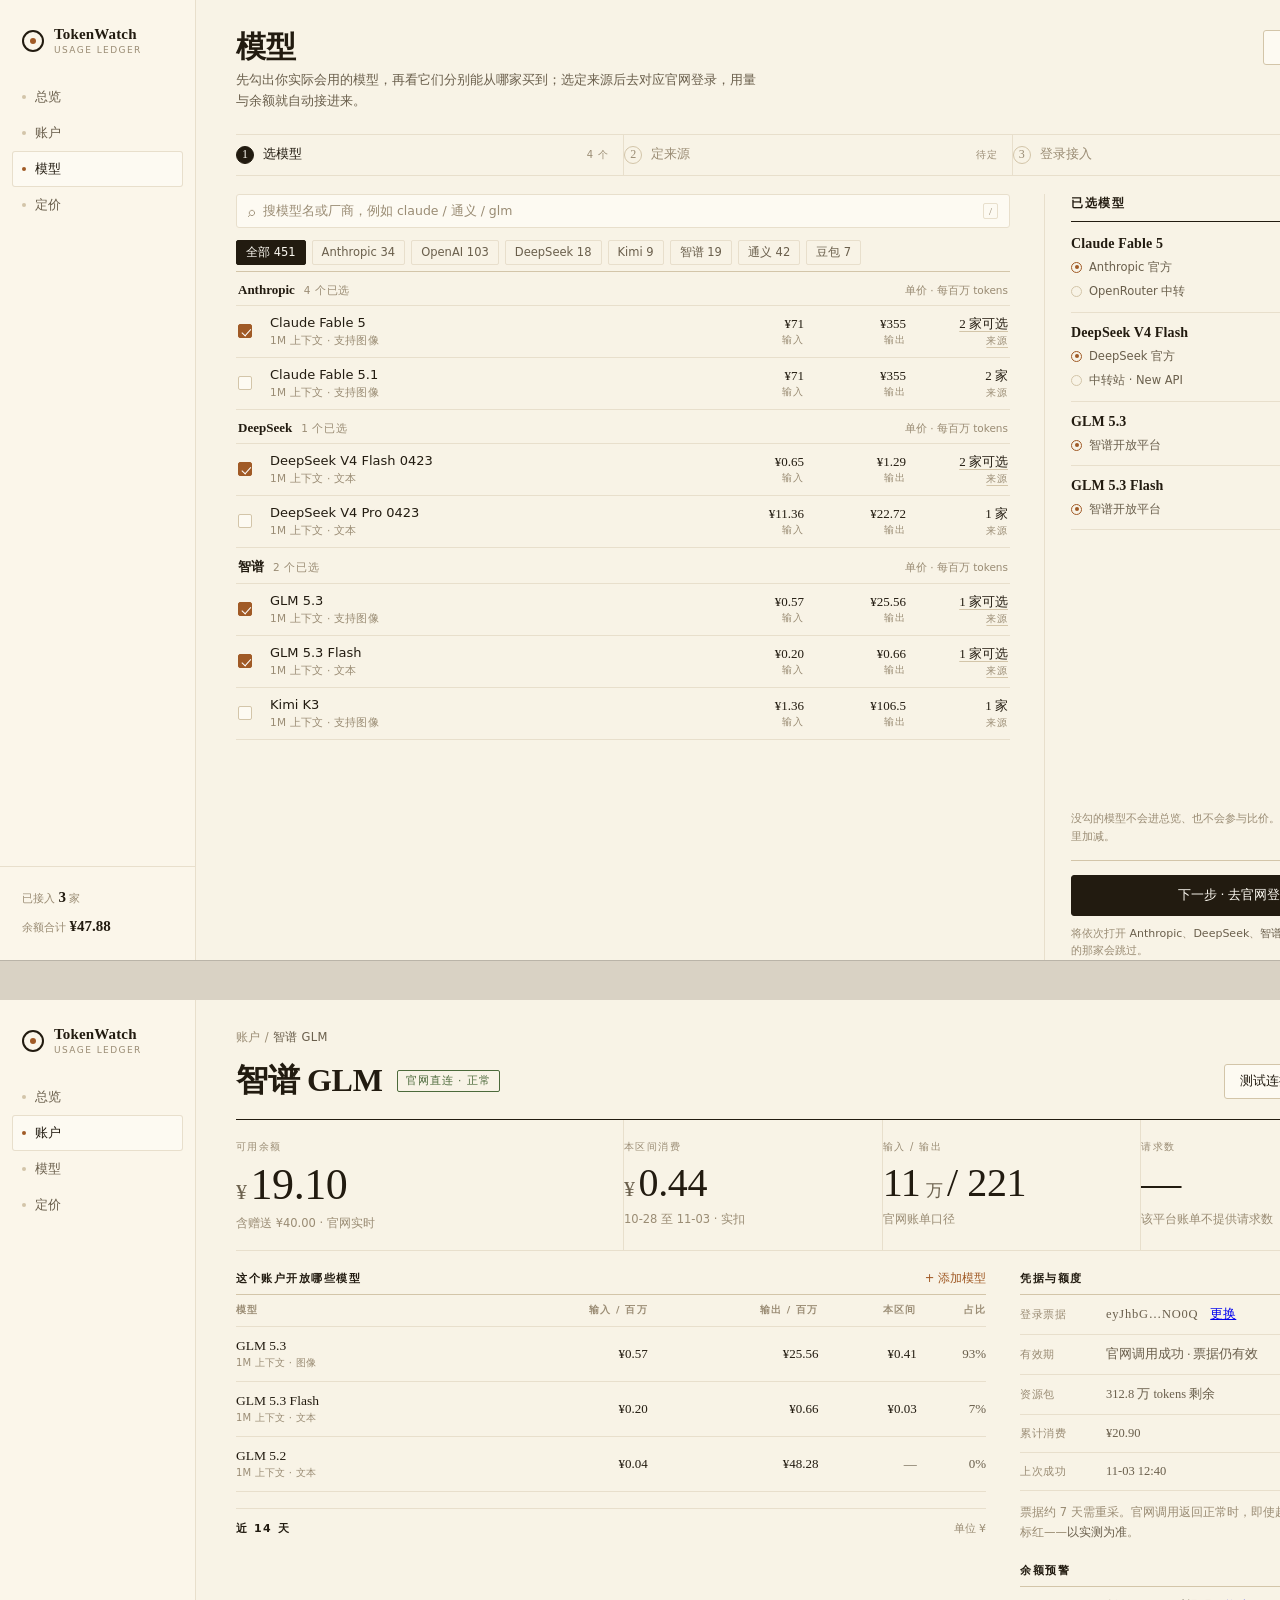
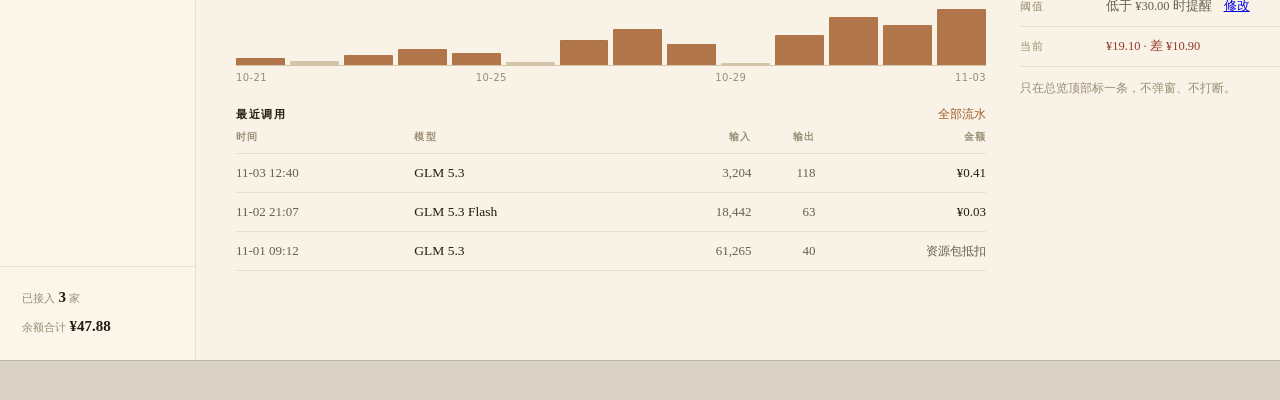
<file: design/ledger.html>
<!DOCTYPE html>
<html lang="zh-CN">
<head>
<meta charset="utf-8">
<title>TokenWatch · 账本版样张</title>
<style>
  :root{
    --paper:#F8F3E6;
    --card:#FDFAF2;
    --card-2:#FBF6EA;
    --ink:#221B10;
    --ink-2:#6A5F4C;
    --ink-3:#9A8C74;
    --line:#E8DFCC;
    --line-2:#D3C5A9;
    --amber:#A05A26;
    --amber-soft:#EBD9BE;
    --olive:#4C6A3B;
    --brick:#963A2B;
    --serif:Georgia,"Times New Roman","Songti SC",serif;
    --sans:"Segoe UI","Microsoft YaHei","PingFang SC",system-ui,sans-serif;
  }
  *{box-sizing:border-box;margin:0;padding:0}
  html{background:#D9D2C4}
  body{font-family:var(--sans);color:var(--ink);font-size:14px;-webkit-font-smoothing:antialiased}

  .board{
    width:1440px;height:960px;background:var(--paper);
    display:flex;overflow:hidden;position:relative;
    margin:0 auto 40px;
    box-shadow:0 1px 0 rgba(0,0,0,.14);
  }
  .board + .board{margin-top:0}

  /* ---------- 左栏 ---------- */
  .rail{
    width:196px;flex:0 0 196px;border-right:1px solid var(--line);
    background:var(--card-2);padding:26px 0 20px;display:flex;flex-direction:column;
  }
  .mark{display:flex;align-items:center;gap:10px;padding:0 22px 24px}
  .mark i{
    width:22px;height:22px;border:2px solid var(--ink);border-radius:50%;
    position:relative;display:block;
  }
  .mark i::after{
    content:"";position:absolute;left:50%;top:50%;width:6px;height:6px;
    background:var(--amber);border-radius:50%;transform:translate(-50%,-50%);
  }
  .mark b{font-family:var(--serif);font-size:15px;letter-spacing:.01em;font-weight:600}
  .mark small{display:block;font-size:9px;letter-spacing:.16em;color:var(--ink-3);text-transform:uppercase;margin-top:2px}
  .nav{padding:0 12px}
  .nav a{
    display:flex;align-items:center;gap:9px;padding:9px 10px;color:var(--ink-2);
    font-size:13px;text-decoration:none;border-radius:3px;
  }
  .nav a .dot{width:4px;height:4px;border-radius:50%;background:var(--line-2)}
  .nav a.on{background:var(--card);color:var(--ink);box-shadow:inset 0 0 0 1px var(--line)}
  .nav a.on .dot{background:var(--amber)}
  .rail-foot{margin-top:auto;padding:16px 22px 0;border-top:1px solid var(--line);font-size:11px;color:var(--ink-3);line-height:1.9}
  .rail-foot b{font-family:var(--serif);font-size:15px;color:var(--ink);font-weight:600}

  /* ---------- 主区 ---------- */
  main{flex:1;padding:30px 40px 0;overflow:hidden;display:flex;flex-direction:column}

  .head{display:flex;align-items:flex-start;justify-content:space-between;gap:24px}
  .head h1{font-family:var(--serif);font-size:30px;font-weight:600;letter-spacing:-.01em;line-height:1.1}
  .head p{color:var(--ink-2);font-size:13px;margin-top:7px;max-width:520px;line-height:1.6}
  .head-r{display:flex;gap:8px;align-items:center}

  .btn{
    font-family:var(--sans);font-size:12.5px;padding:8px 15px;border-radius:3px;
    border:1px solid var(--line-2);background:var(--card);color:var(--ink);cursor:pointer;
  }
  .btn.solid{background:var(--ink);color:var(--card);border-color:var(--ink)}
  .btn.amber{background:var(--amber);border-color:var(--amber);color:#fff}

  /* 三步 */
  .steps{display:flex;align-items:center;gap:0;margin-top:22px;border-top:1px solid var(--line);border-bottom:1px solid var(--line)}
  .step{
    flex:1;display:flex;align-items:baseline;gap:9px;padding:11px 14px 11px 0;
    font-size:12.5px;color:var(--ink-3);border-right:1px solid var(--line);
  }
  .step:last-child{border-right:0}
  .step b{
    font-family:var(--serif);font-size:12px;font-weight:400;width:18px;height:18px;
    border:1px solid var(--line-2);border-radius:50%;display:inline-flex;
    align-items:center;justify-content:center;color:var(--ink-3);flex:0 0 18px;
  }
  .step.on{color:var(--ink)}
  .step.on b{background:var(--ink);border-color:var(--ink);color:var(--card)}
  .step.done{color:var(--ink-2)}
  .step.done b{background:var(--amber-soft);border-color:var(--amber);color:var(--amber)}
  .step small{margin-left:auto;font-size:10px;letter-spacing:.1em;color:var(--ink-3);text-transform:uppercase}

  /* 两栏 */
  .two{display:grid;grid-template-columns:1fr 356px;gap:34px;flex:1;min-height:0;padding-top:18px}

  /* 选择列表 */
  .pick{min-height:0;display:flex;flex-direction:column}
  .searchbar{display:flex;gap:10px;align-items:center;margin-bottom:12px}
  .search{
    flex:1;display:flex;align-items:center;gap:8px;background:var(--card);
    border:1px solid var(--line);border-radius:3px;padding:8px 11px;
  }
  .search input{border:0;background:transparent;font-family:var(--sans);font-size:12.5px;color:var(--ink);width:100%;outline:none}
  .search input::placeholder{color:var(--ink-3)}
  .search .k{font-family:var(--serif);font-size:11px;color:var(--ink-3);border:1px solid var(--line);border-radius:2px;padding:1px 5px}
  .chips{display:flex;gap:6px;flex-wrap:wrap;margin-bottom:6px}
  .chip{
    font-size:11.5px;padding:4px 9px;border:1px solid var(--line);border-radius:2px;
    color:var(--ink-2);background:transparent;
  }
  .chip.on{background:var(--ink);border-color:var(--ink);color:var(--card)}

  .list{overflow:hidden;flex:1;border-top:1px solid var(--line-2);
    -webkit-mask-image:linear-gradient(to bottom,#000 94%,rgba(0,0,0,0));}
  .g-head{
    display:flex;align-items:baseline;gap:9px;padding:10px 2px 7px;
    border-bottom:1px solid var(--line);position:sticky;top:0;background:var(--paper);
  }
  .g-head span.v{font-family:var(--serif);font-size:13px;font-weight:600}
  .g-head span.n{font-size:10.5px;color:var(--ink-3);letter-spacing:.06em}
  .g-head span.c{margin-left:auto;font-size:10.5px;color:var(--ink-3)}

  .row{
    display:grid;grid-template-columns:22px 1fr 76px 92px 92px;align-items:center;
    gap:10px;padding:9px 2px;border-bottom:1px solid var(--line);cursor:default;
  }
  .row:hover{background:var(--card-2)}
  .row .cb{
    width:14px;height:14px;border:1px solid var(--line-2);border-radius:2px;
    position:relative;background:var(--card);
  }
  .row .cb.on{background:var(--amber);border-color:var(--amber)}
  .row .cb.on::after{
    content:"";position:absolute;left:4.5px;top:1.5px;width:4px;height:7.5px;
    border-right:1.5px solid #fff;border-bottom:1.5px solid #fff;transform:rotate(42deg);
  }
  .row .nm{font-size:13px;line-height:1.3}
  .row .nm small{display:block;font-size:10.5px;color:var(--ink-3);margin-top:2px;letter-spacing:.02em}
  .num{font-family:var(--serif);font-size:13px;color:var(--ink-2);text-align:right;font-variant-numeric:tabular-nums}
  .num b{color:var(--ink);font-weight:400}
  .num small{display:block;font-size:9.5px;color:var(--ink-3);font-family:var(--sans);letter-spacing:.08em;margin-top:2px;text-transform:uppercase}
  .row .picked{color:var(--ink);text-decoration:underline;text-decoration-color:var(--line-2);text-underline-offset:3px}

  /* 右侧已选 */
  .side{
    border-left:1px solid var(--line);padding-left:26px;display:flex;flex-direction:column;min-height:0;
  }
  .side-h{display:flex;align-items:baseline;justify-content:space-between;padding-bottom:9px;border-bottom:1.5px solid var(--ink)}
  .side-h b{font-size:12px;letter-spacing:.14em;text-transform:uppercase;font-weight:600}
  .side-h span{font-family:var(--serif);font-size:13px;color:var(--ink-2)}
  .picks{flex:1;overflow:hidden;padding-top:2px}
  .pick-item{padding:12px 0;border-bottom:1px solid var(--line)}
  .pick-item .t{display:flex;align-items:baseline;justify-content:space-between;gap:8px}
  .pick-item .t b{font-family:var(--serif);font-size:14px;font-weight:600;letter-spacing:.01em}
  .pick-item .t i{font-style:normal;font-size:10.5px;color:var(--ink-3);letter-spacing:.05em}
  .pick-item .src{display:flex;align-items:center;gap:7px;margin-top:8px;font-size:11.5px;color:var(--ink-2)}
  .pick-item .src .r{
    width:11px;height:11px;border:1px solid var(--line-2);border-radius:50%;flex:0 0 11px;position:relative;
  }
  .pick-item .src .r.on{border-color:var(--amber)}
  .pick-item .src .r.on::after{
    content:"";position:absolute;inset:2.5px;background:var(--amber);border-radius:50%;
  }
  .pick-item .src em{font-style:normal;margin-left:auto;font-family:var(--serif);font-variant-numeric:tabular-nums;font-size:12px}
  .pick-item .src em.save{color:var(--olive)}
  .side-cta{border-top:1px solid var(--line-2);padding-top:14px;margin-top:14px}
  .side-cta .btn{width:100%;text-align:center;padding:11px}
  .side-cta p{font-size:11px;color:var(--ink-3);margin-top:9px;line-height:1.6}
  .side-cta p b{color:var(--ink-2);font-weight:500}

  /* ---------- 详情页 ---------- */
  .crumb{font-size:11.5px;color:var(--ink-3);letter-spacing:.03em;margin-bottom:14px}
  .crumb b{color:var(--ink-2);font-weight:400}
  .acct-head{display:flex;align-items:center;gap:14px;padding-bottom:16px;border-bottom:1.5px solid var(--ink)}
  .acct-head h1{font-family:var(--serif);font-size:32px;font-weight:600;letter-spacing:-.01em}
  .tag{
    font-size:10.5px;letter-spacing:.1em;padding:3px 8px;border:1px solid var(--line-2);
    border-radius:2px;color:var(--ink-2);text-transform:uppercase;
  }
  .tag.ok{color:var(--olive);border-color:var(--olive)}
  .acct-head .sp{margin-left:auto;display:flex;gap:8px}

  .figures{display:grid;grid-template-columns:1.5fr 1fr 1fr 1fr;border-bottom:1px solid var(--line)}
  .fig{padding:20px 20px 18px 0;border-right:1px solid var(--line)}
  .fig:last-child{border-right:0}
  .fig .k{font-size:10px;letter-spacing:.14em;text-transform:uppercase;color:var(--ink-3)}
  .fig .v{
    font-family:var(--serif);font-size:40px;font-weight:400;letter-spacing:-.01em;
    line-height:1.05;margin-top:8px;font-variant-numeric:tabular-nums;
    display:flex;align-items:baseline;gap:4px;
  }
  .fig .v.big{font-size:44px}
  .fig .v .cur{font-size:22px;color:var(--ink-2)}
  .fig .v .u{font-size:17px;color:var(--ink-2);margin-left:2px}
  .fig .n{font-size:11.5px;color:var(--ink-3);margin-top:7px;line-height:1.5}

  .panels{display:grid;grid-template-columns:1fr 380px;gap:34px;padding-top:20px;flex:1;min-height:0}
  .p-h{display:flex;align-items:baseline;justify-content:space-between;padding-bottom:8px;border-bottom:1px solid var(--line-2)}
  .p-h b{font-size:11px;letter-spacing:.14em;text-transform:uppercase;font-weight:600}
  .p-h a{font-size:11.5px;color:var(--amber);text-decoration:none}
  .p-h span{font-size:11px;color:var(--ink-3)}

  table{width:100%;border-collapse:collapse}
  th{
    text-align:left;font-size:9.5px;letter-spacing:.13em;text-transform:uppercase;
    color:var(--ink-3);font-weight:600;padding:9px 0;border-bottom:1px solid var(--line);
  }
  th.r,td.r{text-align:right}
  td{padding:11px 0;border-bottom:1px solid var(--line);font-size:13px;vertical-align:middle}
  td.m{font-family:var(--serif);font-size:13.5px}
  td.m small{display:block;font-family:var(--sans);font-size:10px;color:var(--ink-3);margin-top:2px;letter-spacing:.02em}
  td.n{font-family:var(--serif);font-variant-numeric:tabular-nums;color:var(--ink-2);text-align:right}
  td.n b{font-weight:400;color:var(--ink)}

  .cred{display:flex;flex-direction:column;gap:0}
  .kv{display:flex;align-items:baseline;gap:12px;padding:11px 0;border-bottom:1px solid var(--line);font-size:12.5px}
  .kv .k{width:74px;flex:0 0 74px;color:var(--ink-3);font-size:11px;letter-spacing:.05em}
  .kv .v{font-family:var(--serif);font-variant-numeric:tabular-nums;color:var(--ink-2)}
  .kv .v.mask{letter-spacing:.06em}
  .kv .a{margin-left:auto;font-size:11.5px;color:var(--amber);text-decoration:none}
  .note{font-size:11.5px;color:var(--ink-3);line-height:1.7;margin-top:12px}
  .note b{color:var(--ink-2);font-weight:500}

  .spark{margin-top:16px;border-top:1px solid var(--line);padding-top:12px}
  .bars{display:flex;align-items:flex-end;gap:5px;height:118px;margin-top:12px;border-bottom:1px solid var(--line-2)}
  .bars i{flex:1;background:var(--amber);opacity:.82;display:block;border-radius:1px 1px 0 0;min-height:2px}
  .bars i.z{background:var(--line-2);opacity:1}
  .axis{display:flex;justify-content:space-between;font-size:10px;color:var(--ink-3);margin-top:6px;letter-spacing:.04em}
</style>
</head>
<body>

<!-- ==================== 画板 1：模型页（先选模型，再定来源） ==================== -->
<div class="board">
  <aside class="rail">
    <div class="mark"><i></i><div><b>TokenWatch</b><small>Usage Ledger</small></div></div>
    <nav class="nav">
      <a href="#"><span class="dot"></span>总览</a>
      <a href="#"><span class="dot"></span>账户</a>
      <a href="#" class="on"><span class="dot"></span>模型</a>
      <a href="#"><span class="dot"></span>定价</a>
    </nav>
    <div class="rail-foot">
      已接入 <b>3</b> 家<br>
      余额合计 <b>¥47.88</b>
    </div>
  </aside>

  <main>
    <div class="head">
      <div>
        <h1>模型</h1>
        <p>先勾出你实际会用的模型，再看它们分别能从哪家买到；选定来源后去对应官网登录，用量与余额就自动接进来。</p>
      </div>
      <div class="head-r">
        <button class="btn">目录更新于 12:15</button>
      </div>
    </div>

    <div class="steps">
      <div class="step on"><b>1</b>选模型<small>4 个</small></div>
      <div class="step"><b>2</b>定来源<small>待定</small></div>
      <div class="step"><b>3</b>登录接入<small>未开始</small></div>
    </div>

    <div class="two">
      <section class="pick">
        <div class="searchbar">
          <div class="search">
            <span style="color:var(--ink-3)">⌕</span>
            <input placeholder="搜模型名或厂商，例如 claude / 通义 / glm">
            <span class="k">/</span>
          </div>
        </div>
        <div class="chips">
          <span class="chip on">全部 451</span>
          <span class="chip">Anthropic 34</span>
          <span class="chip">OpenAI 103</span>
          <span class="chip">DeepSeek 18</span>
          <span class="chip">Kimi 9</span>
          <span class="chip">智谱 19</span>
          <span class="chip">通义 42</span>
          <span class="chip">豆包 7</span>
        </div>

        <div class="list">
          <div class="g-head"><span class="v">Anthropic</span><span class="n">4 个已选</span><span class="c">单价 · 每百万 tokens</span></div>

          <div class="row">
            <span class="cb on"></span>
            <span class="nm">Claude Fable 5<small>1M 上下文 · 支持图像</small></span>
            <span class="num"><b>¥71</b><small>输入</small></span>
            <span class="num"><b>¥355</b><small>输出</small></span>
            <span class="num picked"><b>2 家可选</b><small>来源</small></span>
          </div>

          <div class="row">
            <span class="cb"></span>
            <span class="nm">Claude Fable 5.1<small>1M 上下文 · 支持图像</small></span>
            <span class="num"><b>¥71</b><small>输入</small></span>
            <span class="num"><b>¥355</b><small>输出</small></span>
            <span class="num"><b>2 家</b><small>来源</small></span>
          </div>

          <div class="g-head"><span class="v">DeepSeek</span><span class="n">1 个已选</span><span class="c">单价 · 每百万 tokens</span></div>

          <div class="row">
            <span class="cb on"></span>
            <span class="nm">DeepSeek V4 Flash 0423<small>1M 上下文 · 文本</small></span>
            <span class="num"><b>¥0.65</b><small>输入</small></span>
            <span class="num"><b>¥1.29</b><small>输出</small></span>
            <span class="num picked"><b>2 家可选</b><small>来源</small></span>
          </div>

          <div class="row">
            <span class="cb"></span>
            <span class="nm">DeepSeek V4 Pro 0423<small>1M 上下文 · 文本</small></span>
            <span class="num"><b>¥11.36</b><small>输入</small></span>
            <span class="num"><b>¥22.72</b><small>输出</small></span>
            <span class="num"><b>1 家</b><small>来源</small></span>
          </div>

          <div class="g-head"><span class="v">智谱</span><span class="n">2 个已选</span><span class="c">单价 · 每百万 tokens</span></div>

          <div class="row">
            <span class="cb on"></span>
            <span class="nm">GLM 5.3<small>1M 上下文 · 支持图像</small></span>
            <span class="num"><b>¥0.57</b><small>输入</small></span>
            <span class="num"><b>¥25.56</b><small>输出</small></span>
            <span class="num picked"><b>1 家可选</b><small>来源</small></span>
          </div>

          <div class="row">
            <span class="cb on"></span>
            <span class="nm">GLM 5.3 Flash<small>1M 上下文 · 文本</small></span>
            <span class="num"><b>¥0.20</b><small>输入</small></span>
            <span class="num"><b>¥0.66</b><small>输出</small></span>
            <span class="num picked"><b>1 家可选</b><small>来源</small></span>
          </div>

          <div class="row">
            <span class="cb"></span>
            <span class="nm">Kimi K3<small>1M 上下文 · 支持图像</small></span>
            <span class="num"><b>¥1.36</b><small>输入</small></span>
            <span class="num"><b>¥106.5</b><small>输出</small></span>
            <span class="num"><b>1 家</b><small>来源</small></span>
          </div>
        </div>
      </section>

      <aside class="side">
        <div class="side-h"><b>已选模型</b><span>4 个</span></div>
        <div class="picks">
          <div class="pick-item">
            <div class="t"><b>Claude Fable 5</b><i>Anthropic</i></div>
            <div class="src"><span class="r on"></span>Anthropic 官方<em>¥71 / ¥355</em></div>
            <div class="src"><span class="r"></span>OpenRouter 中转<em class="save">低 12%</em></div>
          </div>
          <div class="pick-item">
            <div class="t"><b>DeepSeek V4 Flash</b><i>DeepSeek</i></div>
            <div class="src"><span class="r on"></span>DeepSeek 官方<em>¥0.65 / ¥1.29</em></div>
            <div class="src"><span class="r"></span>中转站 · New API<em class="save">低 8%</em></div>
          </div>
          <div class="pick-item">
            <div class="t"><b>GLM 5.3</b><i>智谱</i></div>
            <div class="src"><span class="r on"></span>智谱开放平台<em>¥0.57 / ¥25.56</em></div>
          </div>
          <div class="pick-item">
            <div class="t"><b>GLM 5.3 Flash</b><i>智谱</i></div>
            <div class="src"><span class="r on"></span>智谱开放平台<em>¥0.20 / ¥0.66</em></div>
          </div>
        </div>
        <p style="font-size:11px;color:var(--ink-3);line-height:1.65;padding:10px 0 0">
          没勾的模型不会进总览、也不会参与比价。之后随时能在账户详情里加减。
        </p>

        <div class="side-cta">
          <button class="btn solid">下一步 · 去官网登录</button>
          <p>将依次打开 <b>Anthropic</b>、<b>DeepSeek</b>、<b>智谱</b> 三家控制台。已登录过的那家会跳过。</p>
        </div>
      </aside>
    </div>
  </main>
</div>

<!-- ==================== 画板 2：账户详情页 ==================== -->
<div class="board">
  <aside class="rail">
    <div class="mark"><i></i><div><b>TokenWatch</b><small>Usage Ledger</small></div></div>
    <nav class="nav">
      <a href="#"><span class="dot"></span>总览</a>
      <a href="#" class="on"><span class="dot"></span>账户</a>
      <a href="#"><span class="dot"></span>模型</a>
      <a href="#"><span class="dot"></span>定价</a>
    </nav>
    <div class="rail-foot">
      已接入 <b>3</b> 家<br>
      余额合计 <b>¥47.88</b>
    </div>
  </aside>

  <main>
    <div class="crumb">账户 / <b>智谱 GLM</b></div>

    <div class="acct-head">
      <h1>智谱 GLM</h1>
      <span class="tag ok">官网直连 · 正常</span>
      <div class="sp">
        <button class="btn">测试连接</button>
        <button class="btn">停用账户</button>
      </div>
    </div>

    <div class="figures">
      <div class="fig">
        <div class="k">可用余额</div>
        <div class="v big"><span class="cur">¥</span>19.10</div>
        <div class="n">含赠送 ¥40.00 · 官网实时</div>
      </div>
      <div class="fig">
        <div class="k">本区间消费</div>
        <div class="v"><span class="cur">¥</span>0.44</div>
        <div class="n">10-28 至 11-03 · 实扣</div>
      </div>
      <div class="fig">
        <div class="k">输入 / 输出</div>
        <div class="v">11<span class="u">万</span> / 221</div>
        <div class="n">官网账单口径</div>
      </div>
      <div class="fig">
        <div class="k">请求数</div>
        <div class="v">—</div>
        <div class="n">该平台账单不提供请求数</div>
      </div>
    </div>

    <div class="panels">
      <section>
        <div class="p-h"><b>这个账户开放哪些模型</b><a href="#">+ 添加模型</a></div>
        <table>
          <thead>
            <tr>
              <th>模型</th>
              <th class="r">输入 / 百万</th>
              <th class="r">输出 / 百万</th>
              <th class="r">本区间</th>
              <th class="r">占比</th>
            </tr>
          </thead>
          <tbody>
            <tr>
              <td class="m">GLM 5.3<small>1M 上下文 · 图像</small></td>
              <td class="n"><b>¥0.57</b></td>
              <td class="n"><b>¥25.56</b></td>
              <td class="n"><b>¥0.41</b></td>
              <td class="n">93%</td>
            </tr>
            <tr>
              <td class="m">GLM 5.3 Flash<small>1M 上下文 · 文本</small></td>
              <td class="n"><b>¥0.20</b></td>
              <td class="n"><b>¥0.66</b></td>
              <td class="n"><b>¥0.03</b></td>
              <td class="n">7%</td>
            </tr>
            <tr>
              <td class="m">GLM 5.2<small>1M 上下文 · 文本</small></td>
              <td class="n"><b>¥0.04</b></td>
              <td class="n"><b>¥48.28</b></td>
              <td class="n">—</td>
              <td class="n">0%</td>
            </tr>
          </tbody>
        </table>

        <div class="spark">
          <div class="p-h" style="border-bottom:0;padding-bottom:0">
            <b>近 14 天</b><span>单位 ¥</span>
          </div>
          <div class="bars">
            <i style="height:6%"></i><i class="z" style="height:4%"></i><i style="height:9%"></i>
            <i style="height:14%"></i><i style="height:11%"></i><i class="z" style="height:3%"></i>
            <i style="height:22%"></i><i style="height:31%"></i><i style="height:18%"></i>
            <i class="z" style="height:2%"></i><i style="height:26%"></i><i style="height:41%"></i>
            <i style="height:35%"></i><i style="height:48%"></i>
          </div>
          <div class="axis"><span>10-21</span><span>10-25</span><span>10-29</span><span>11-03</span></div>
        </div>

        <div style="margin-top:24px">
          <div class="p-h" style="border-bottom:0;padding-bottom:0"><b>最近调用</b><a href="#">全部流水</a></div>
          <table>
            <thead>
              <tr><th>时间</th><th>模型</th><th class="r">输入</th><th class="r">输出</th><th class="r">金额</th></tr>
            </thead>
            <tbody>
              <tr><td class="n" style="text-align:left">11-03 12:40</td><td class="m">GLM 5.3</td><td class="n">3,204</td><td class="n">118</td><td class="n"><b>¥0.41</b></td></tr>
              <tr><td class="n" style="text-align:left">11-02 21:07</td><td class="m">GLM 5.3 Flash</td><td class="n">18,442</td><td class="n">63</td><td class="n"><b>¥0.03</b></td></tr>
              <tr><td class="n" style="text-align:left">11-01 09:12</td><td class="m">GLM 5.3</td><td class="n">61,265</td><td class="n">40</td><td class="n" style="font-size:11.5px">资源包抵扣</td></tr>
            </tbody>
          </table>
        </div>
      </section>

      <aside class="cred">
        <div class="p-h"><b>凭据与额度</b><span>本机存储</span></div>
        <div class="kv"><span class="k">登录票据</span><span class="v mask">eyJhbG…NO0Q</span><a href="#">更换</a></div>
        <div class="kv"><span class="k">有效期</span><span class="v">官网调用成功 · 票据仍有效</span></div>
        <div class="kv"><span class="k">资源包</span><span class="v">312.8 万 tokens 剩余</span></div>
        <div class="kv"><span class="k">累计消费</span><span class="v">¥20.90</span></div>
        <div class="kv"><span class="k">上次成功</span><span class="v">11-03 12:40</span></div>
        <p class="note">票据约 7 天需重采。官网调用返回正常时，即使超过经验有效期也不会标红——<b>以实测为准</b>。</p>

        <div style="margin-top:20px">
          <div class="p-h"><b>余额预警</b><span>已触发</span></div>
          <div class="kv"><span class="k">阈值</span><span class="v">低于 ¥30.00 时提醒</span><a href="#">修改</a></div>
          <div class="kv"><span class="k">当前</span><span class="v" style="color:var(--brick)">¥19.10 · 差 ¥10.90</span></div>
          <p class="note">只在总览顶部标一条，不弹窗、不打断。</p>
        </div>
      </aside>
    </div>
  </main>
</div>

</body>
</html>
</file>
